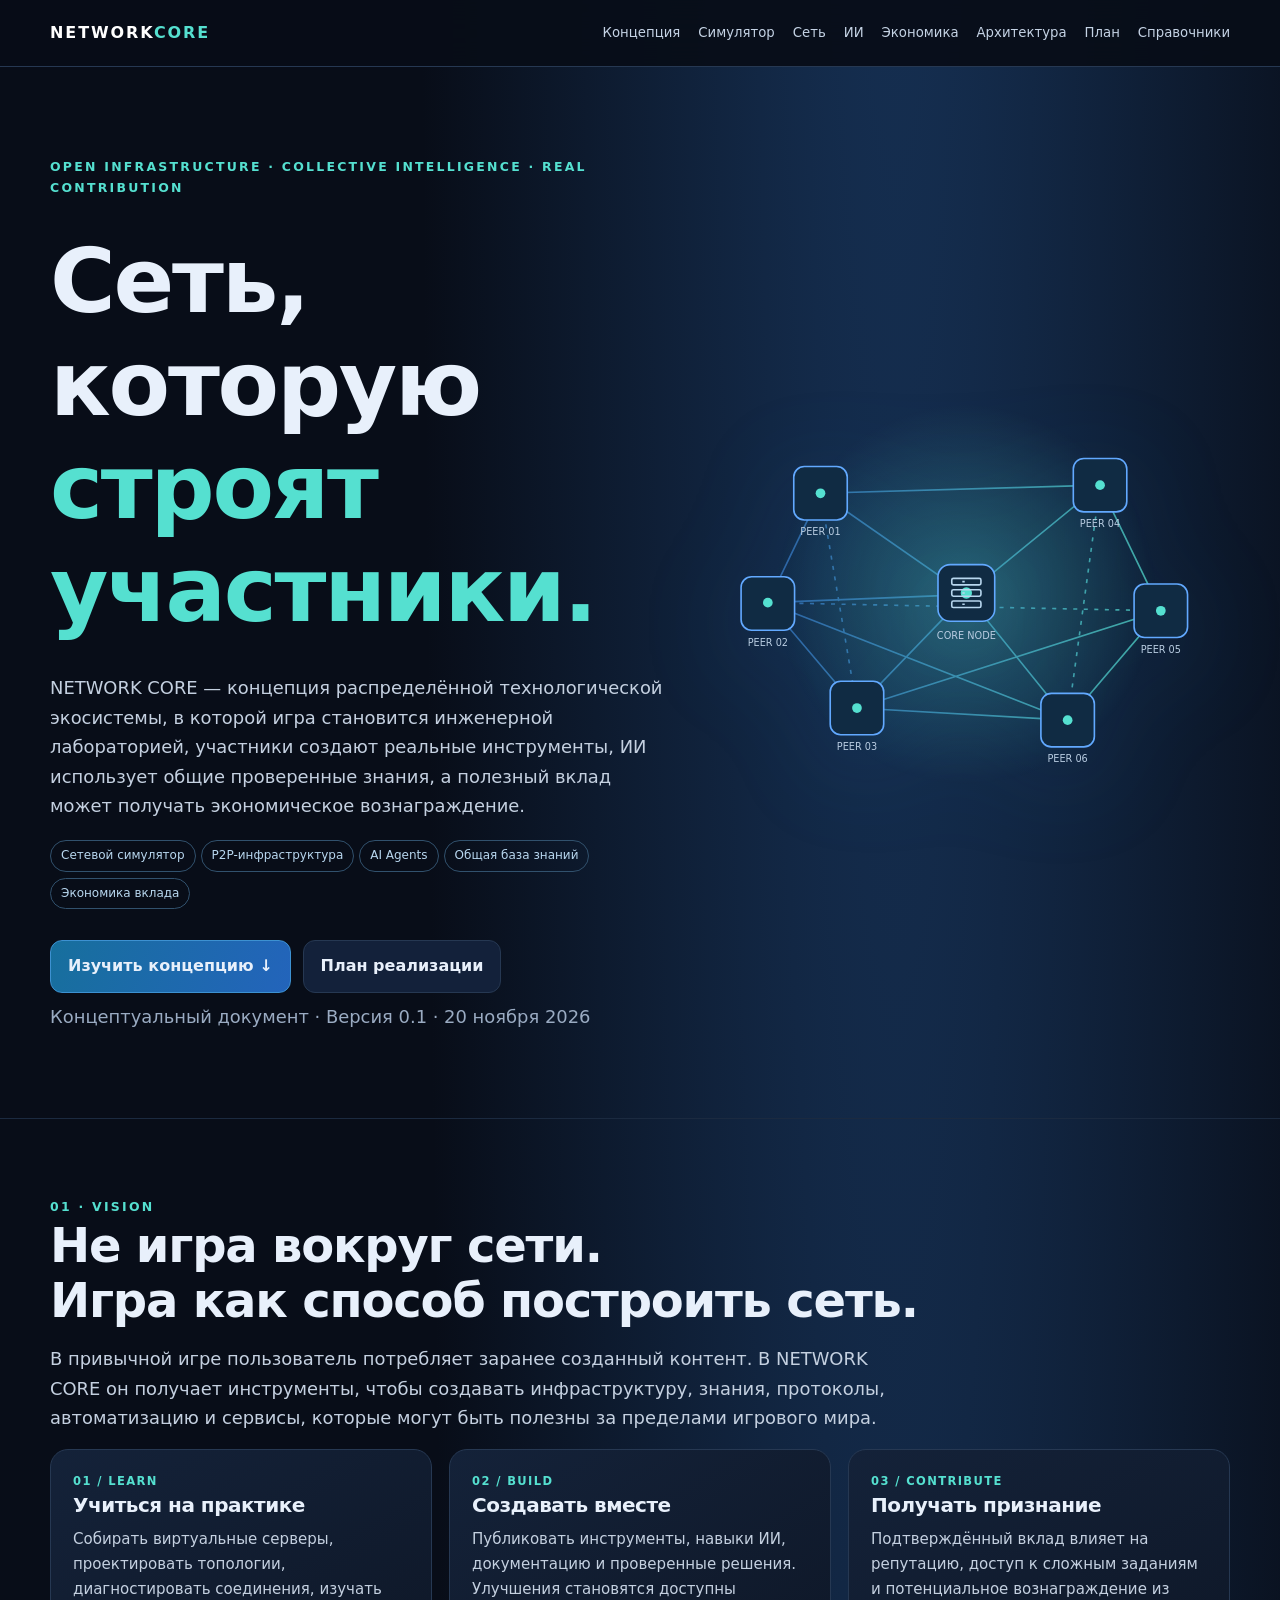
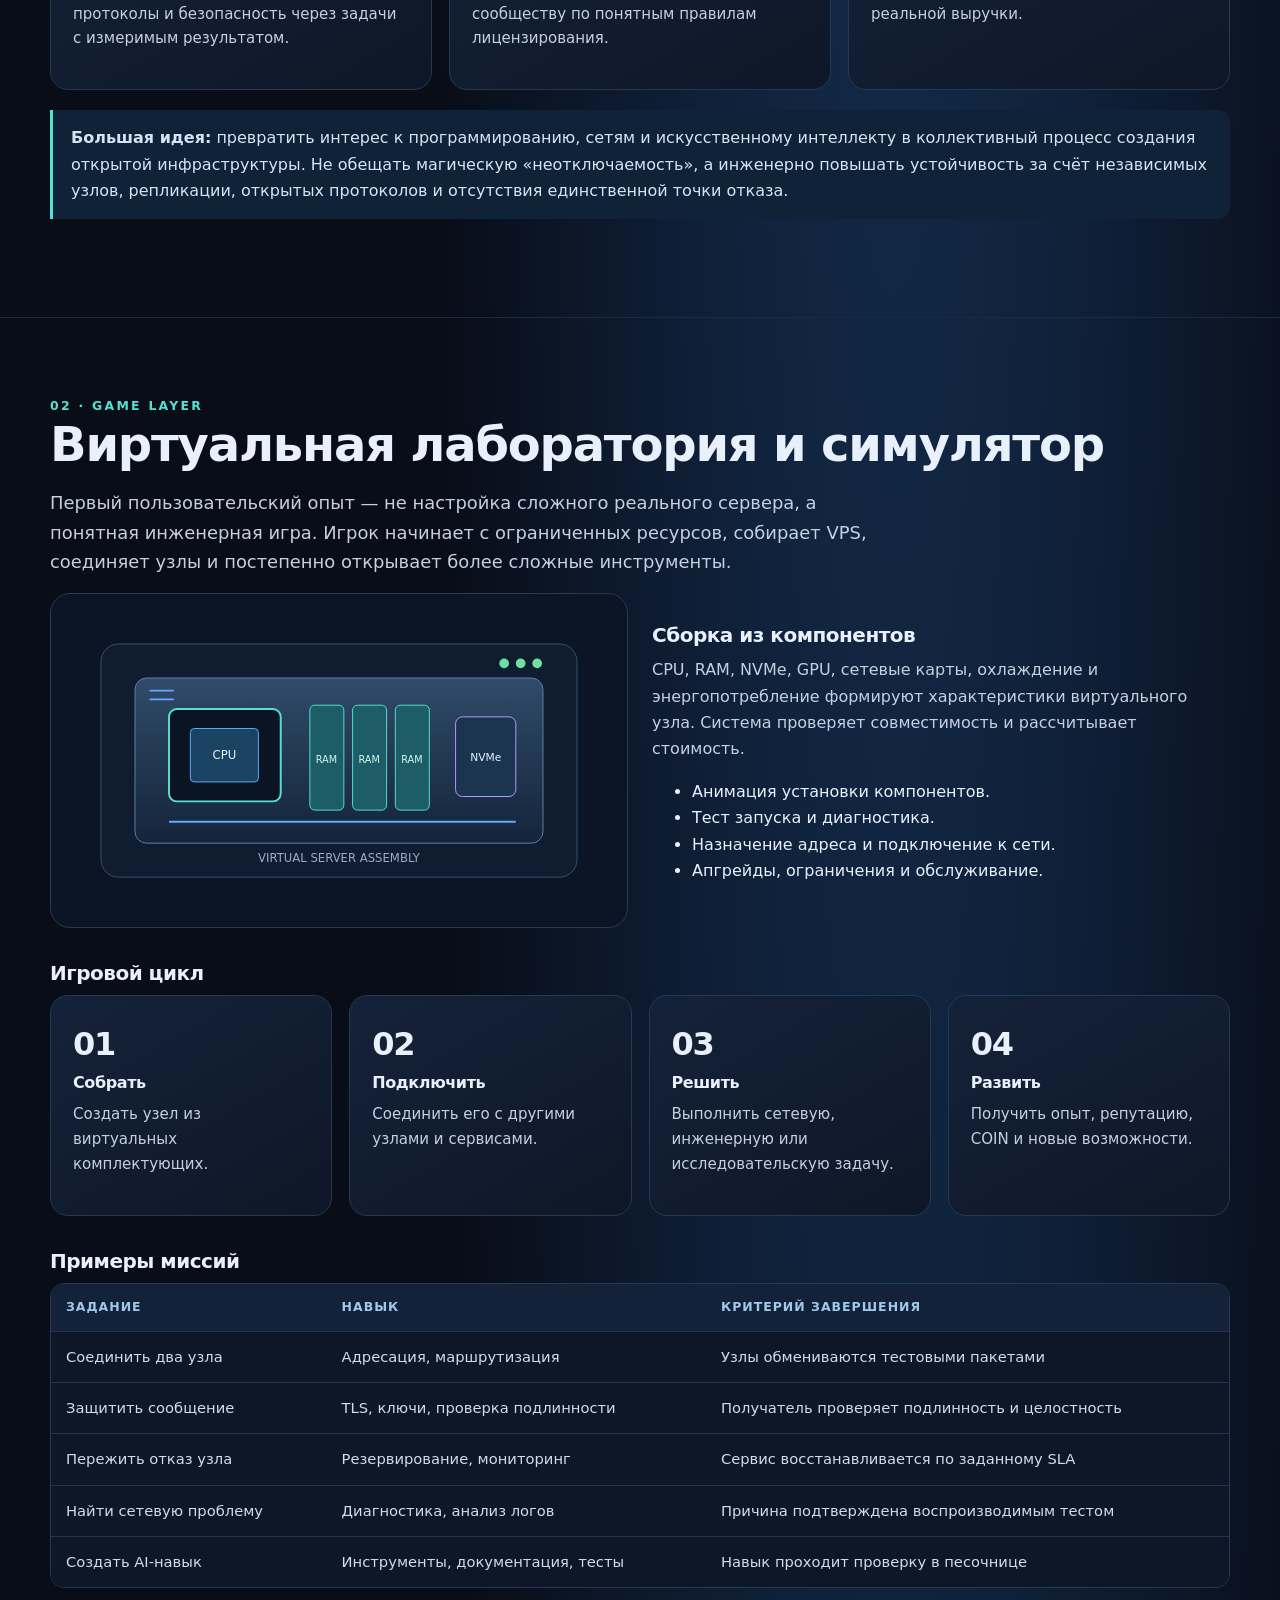
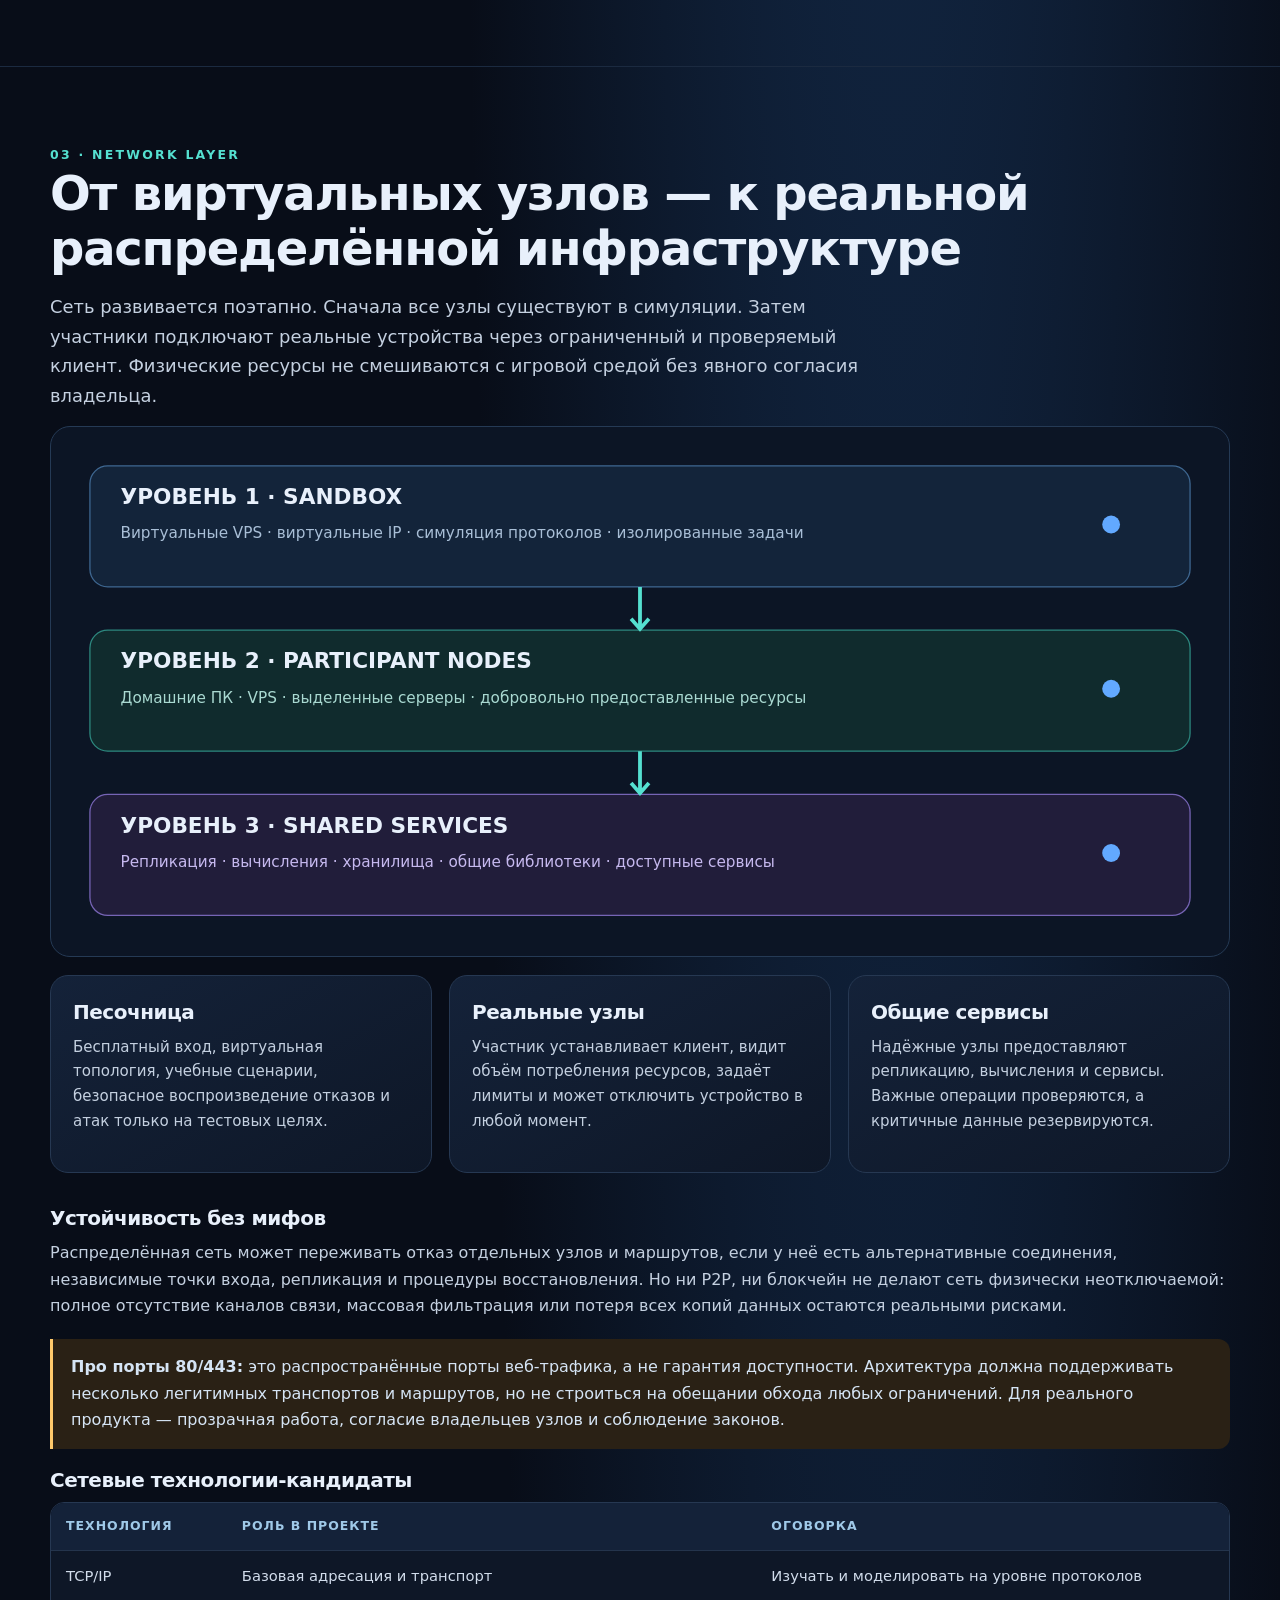
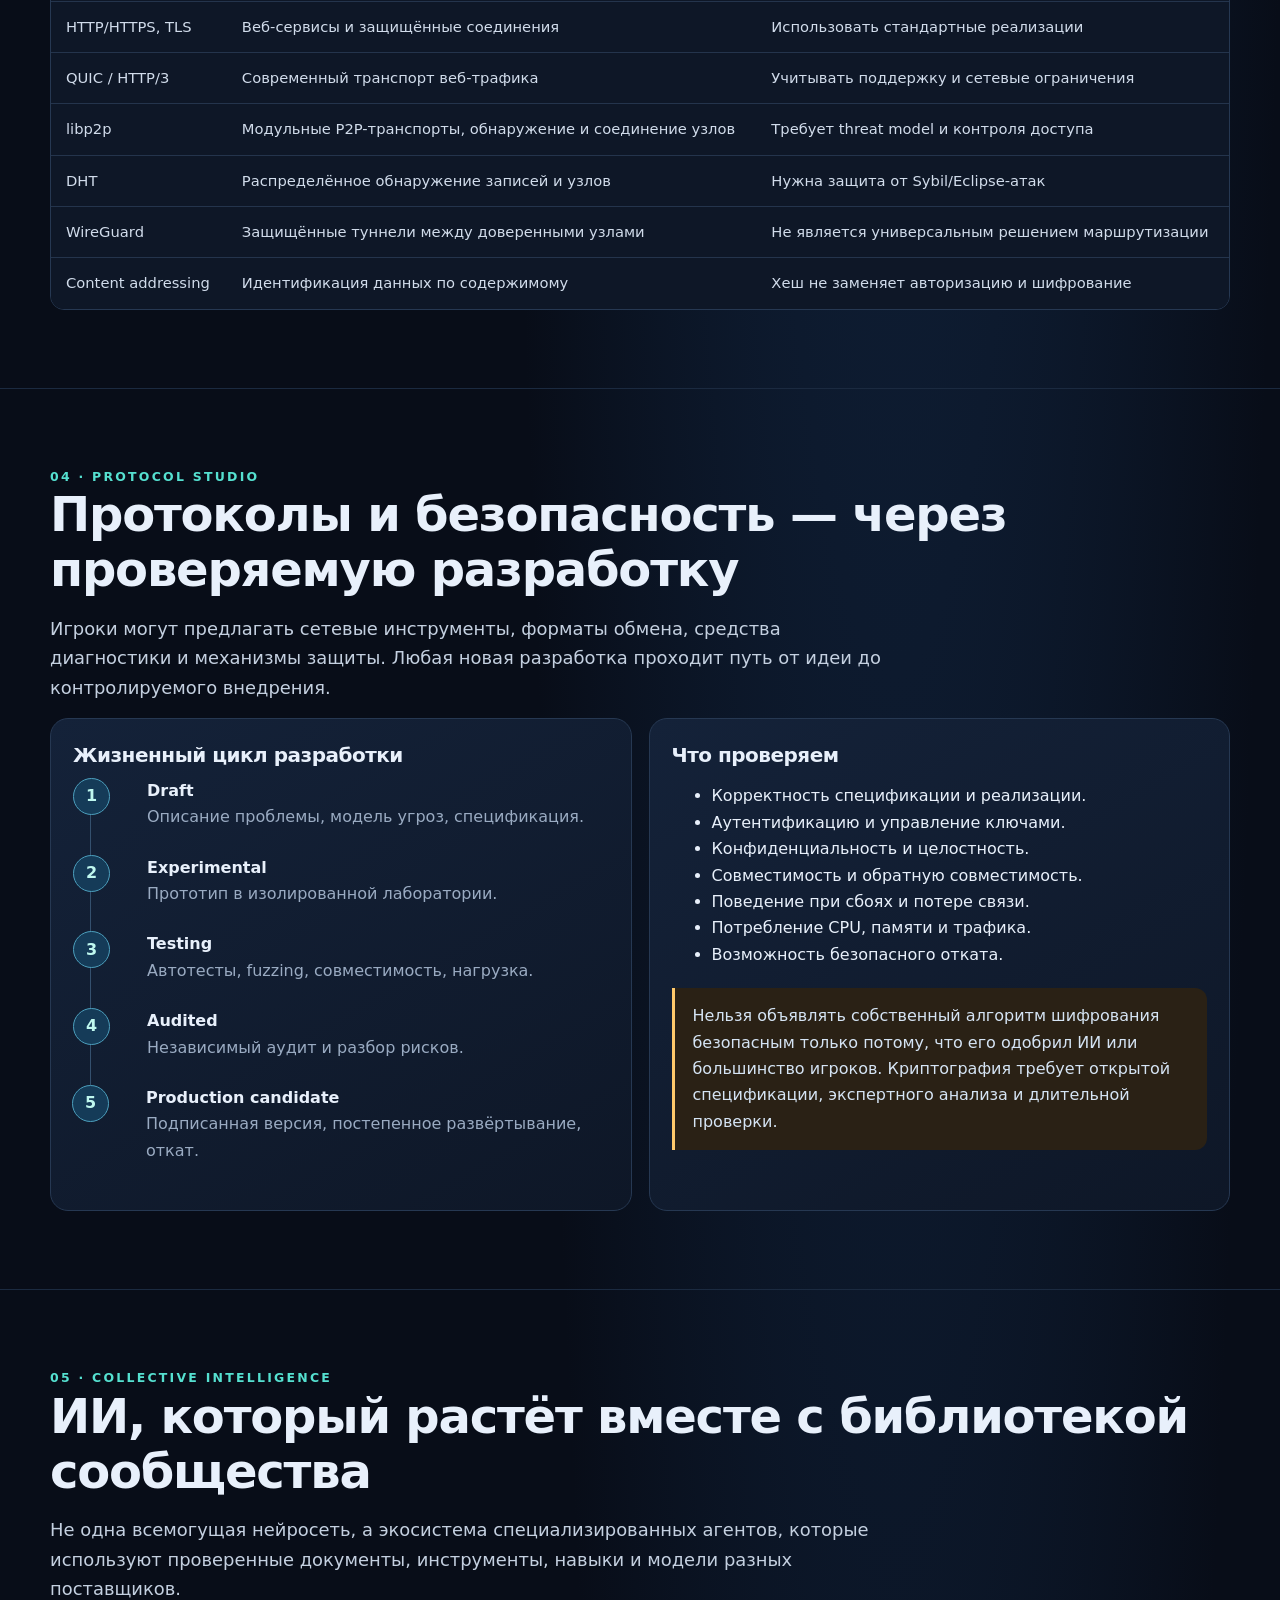
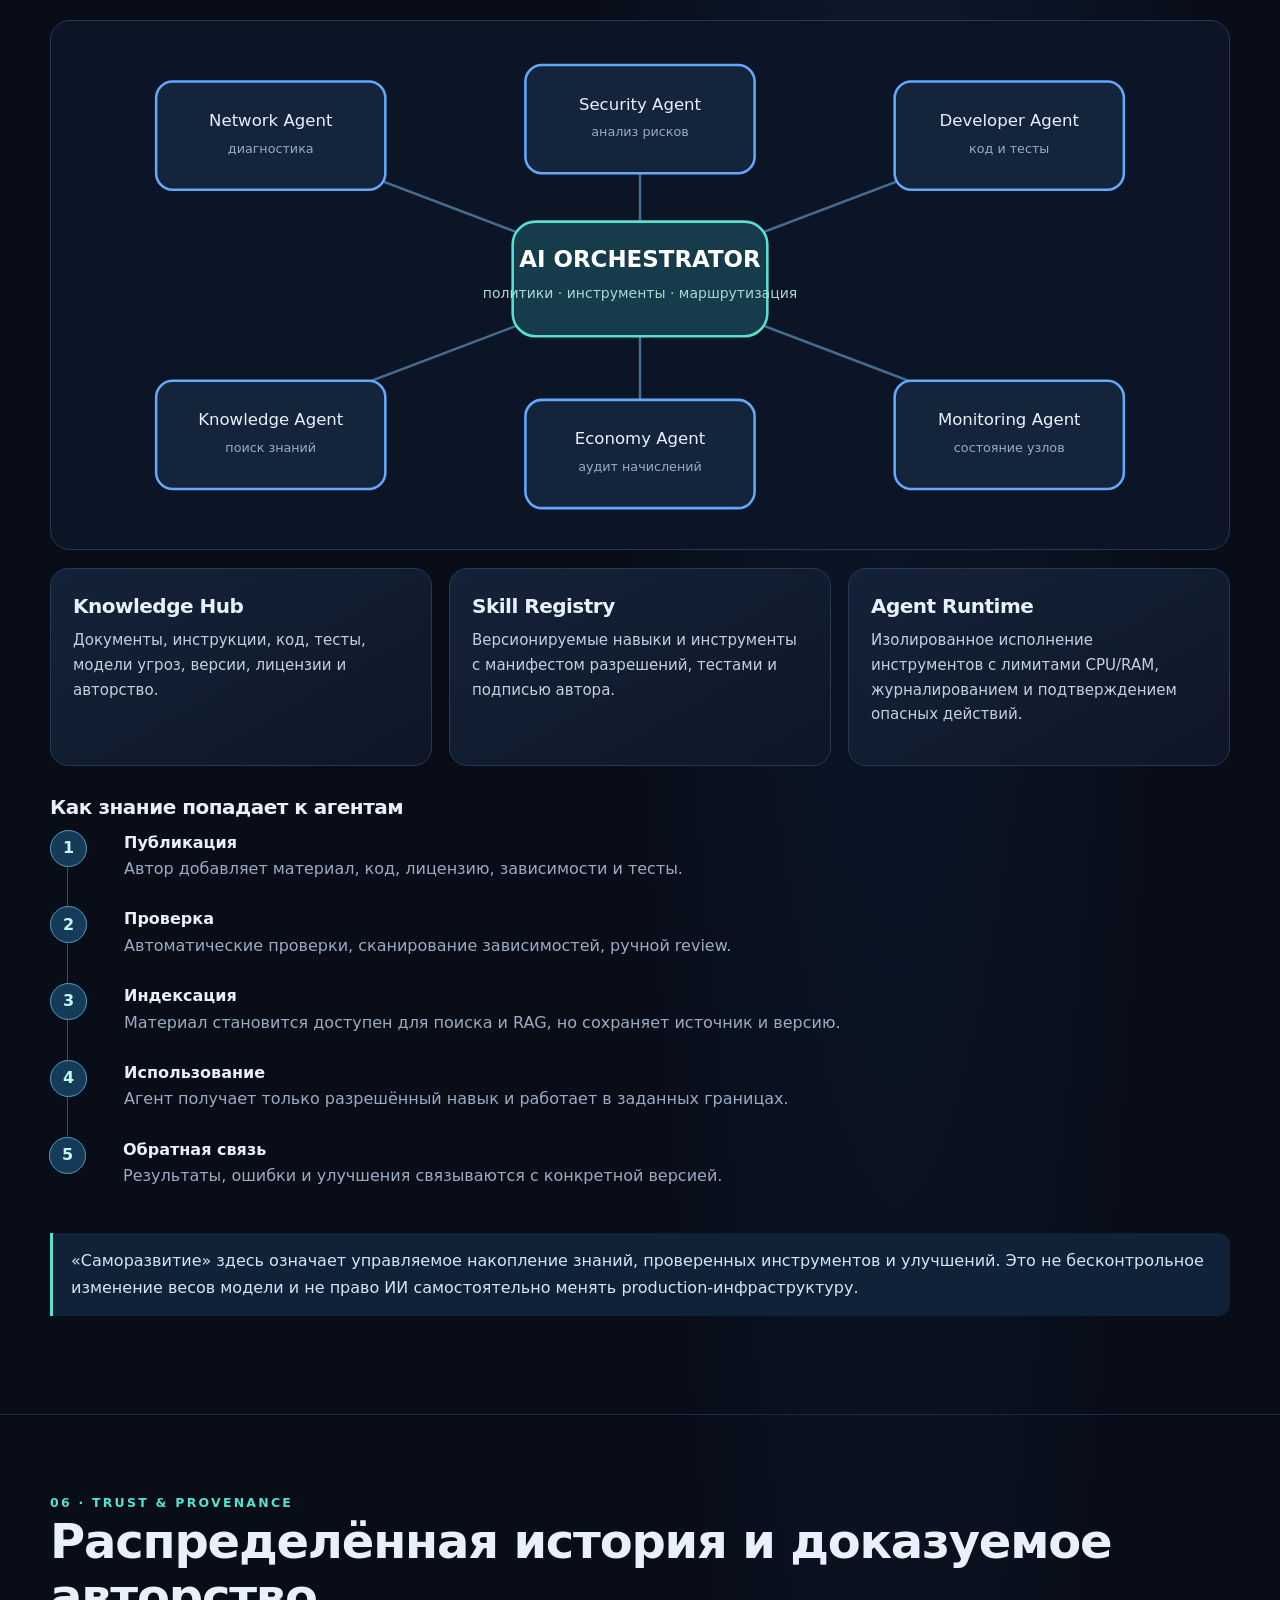
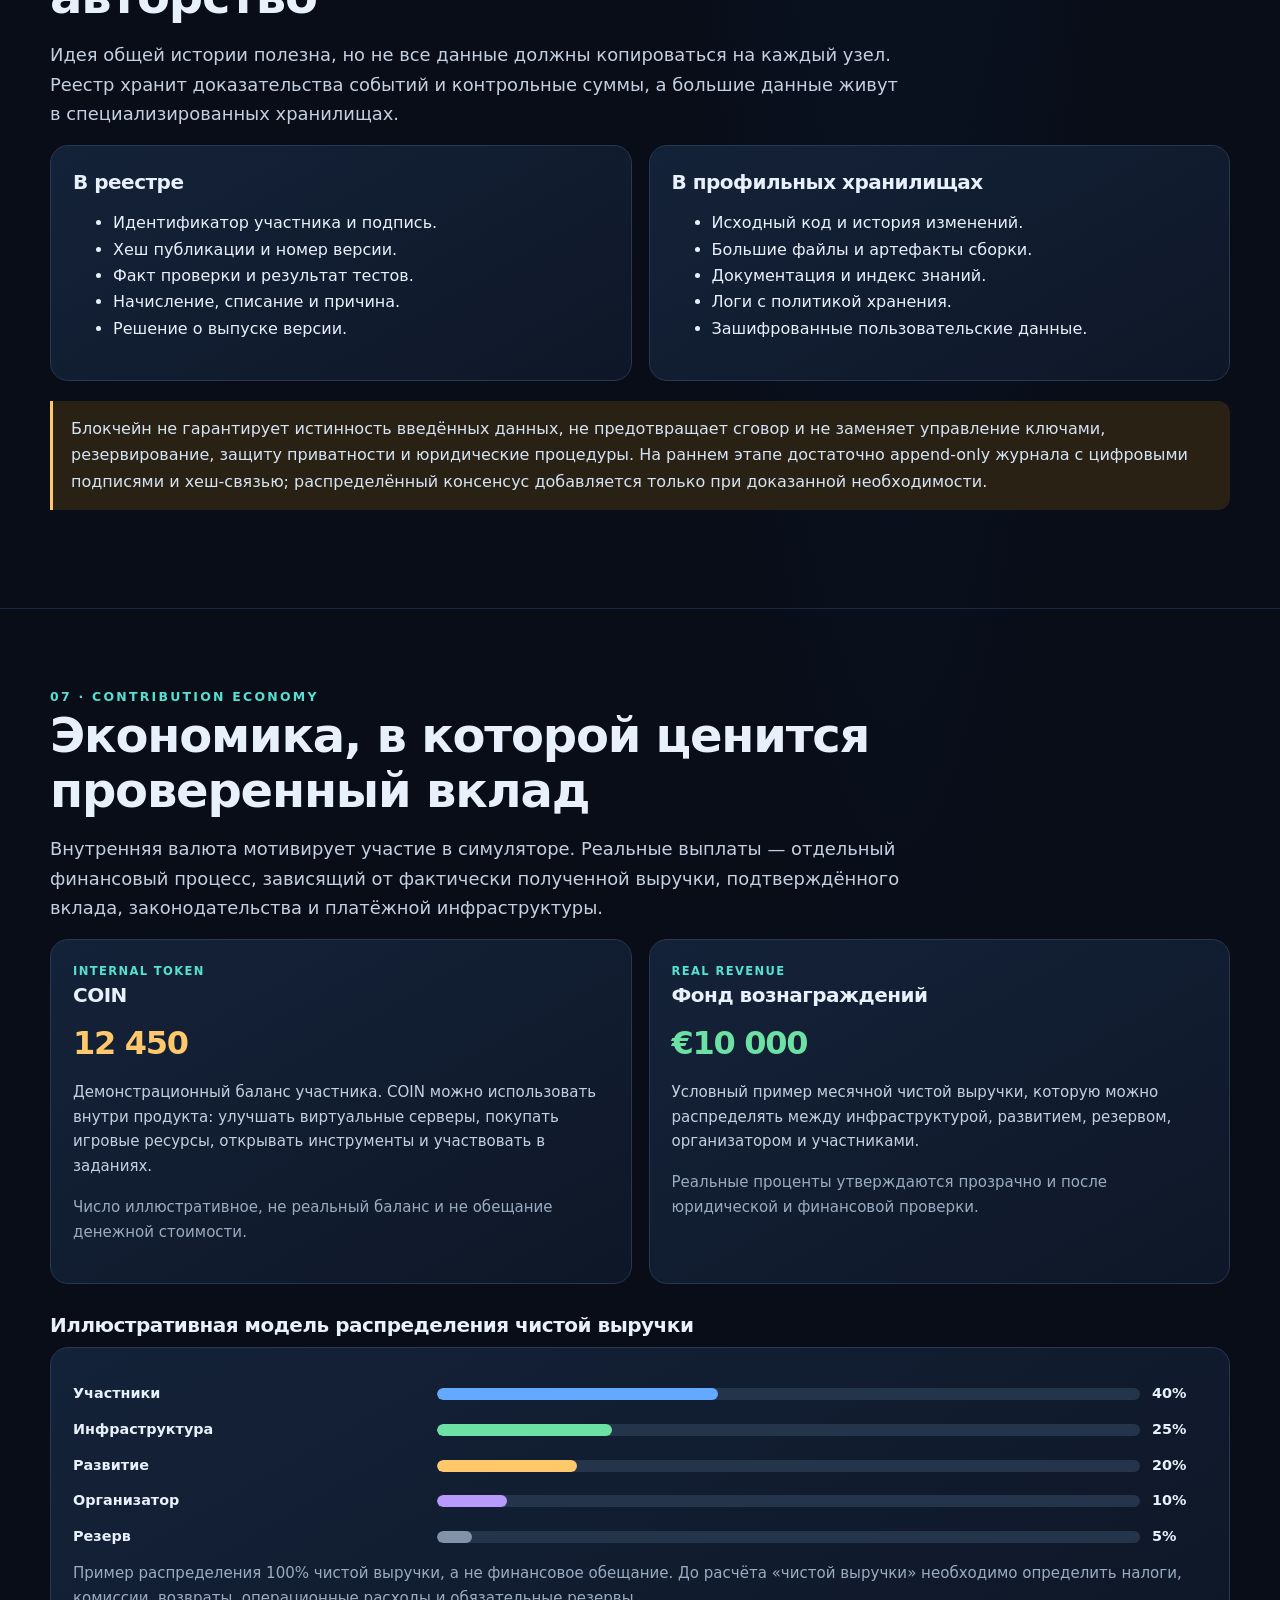
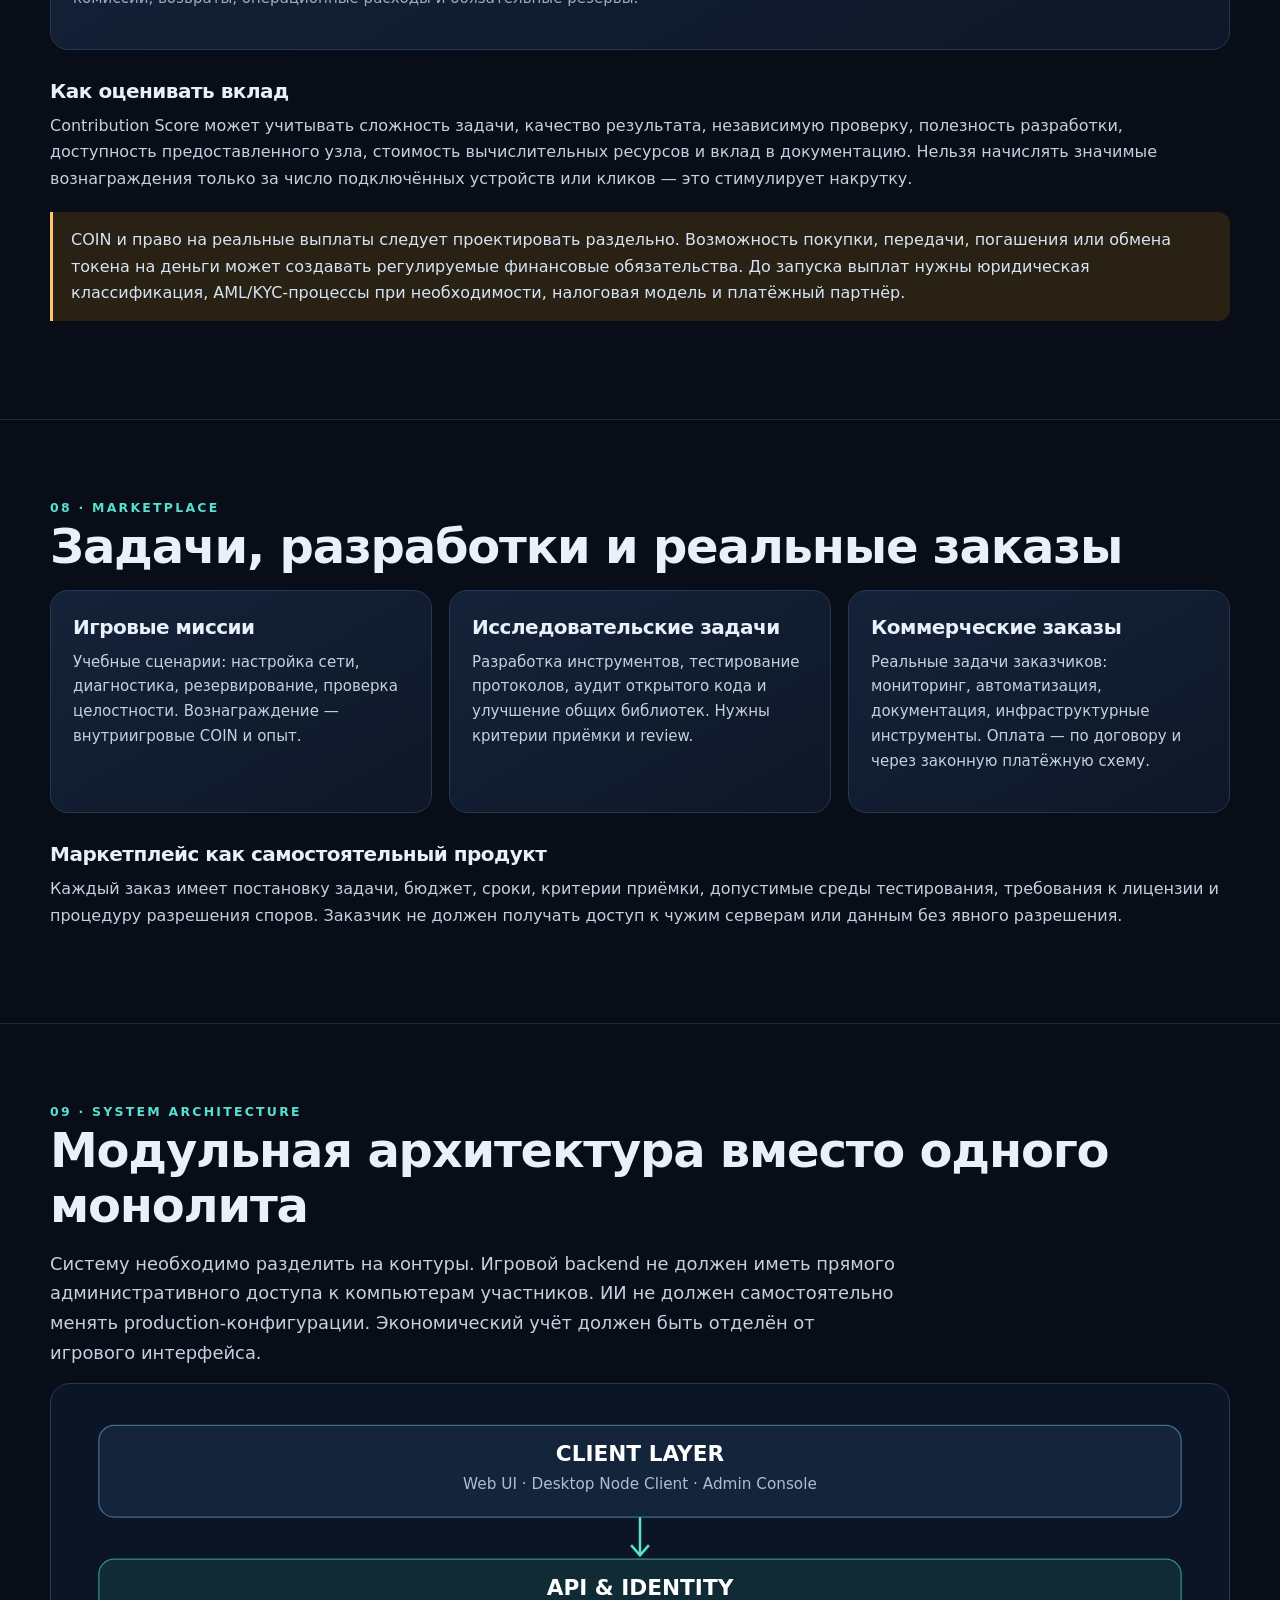
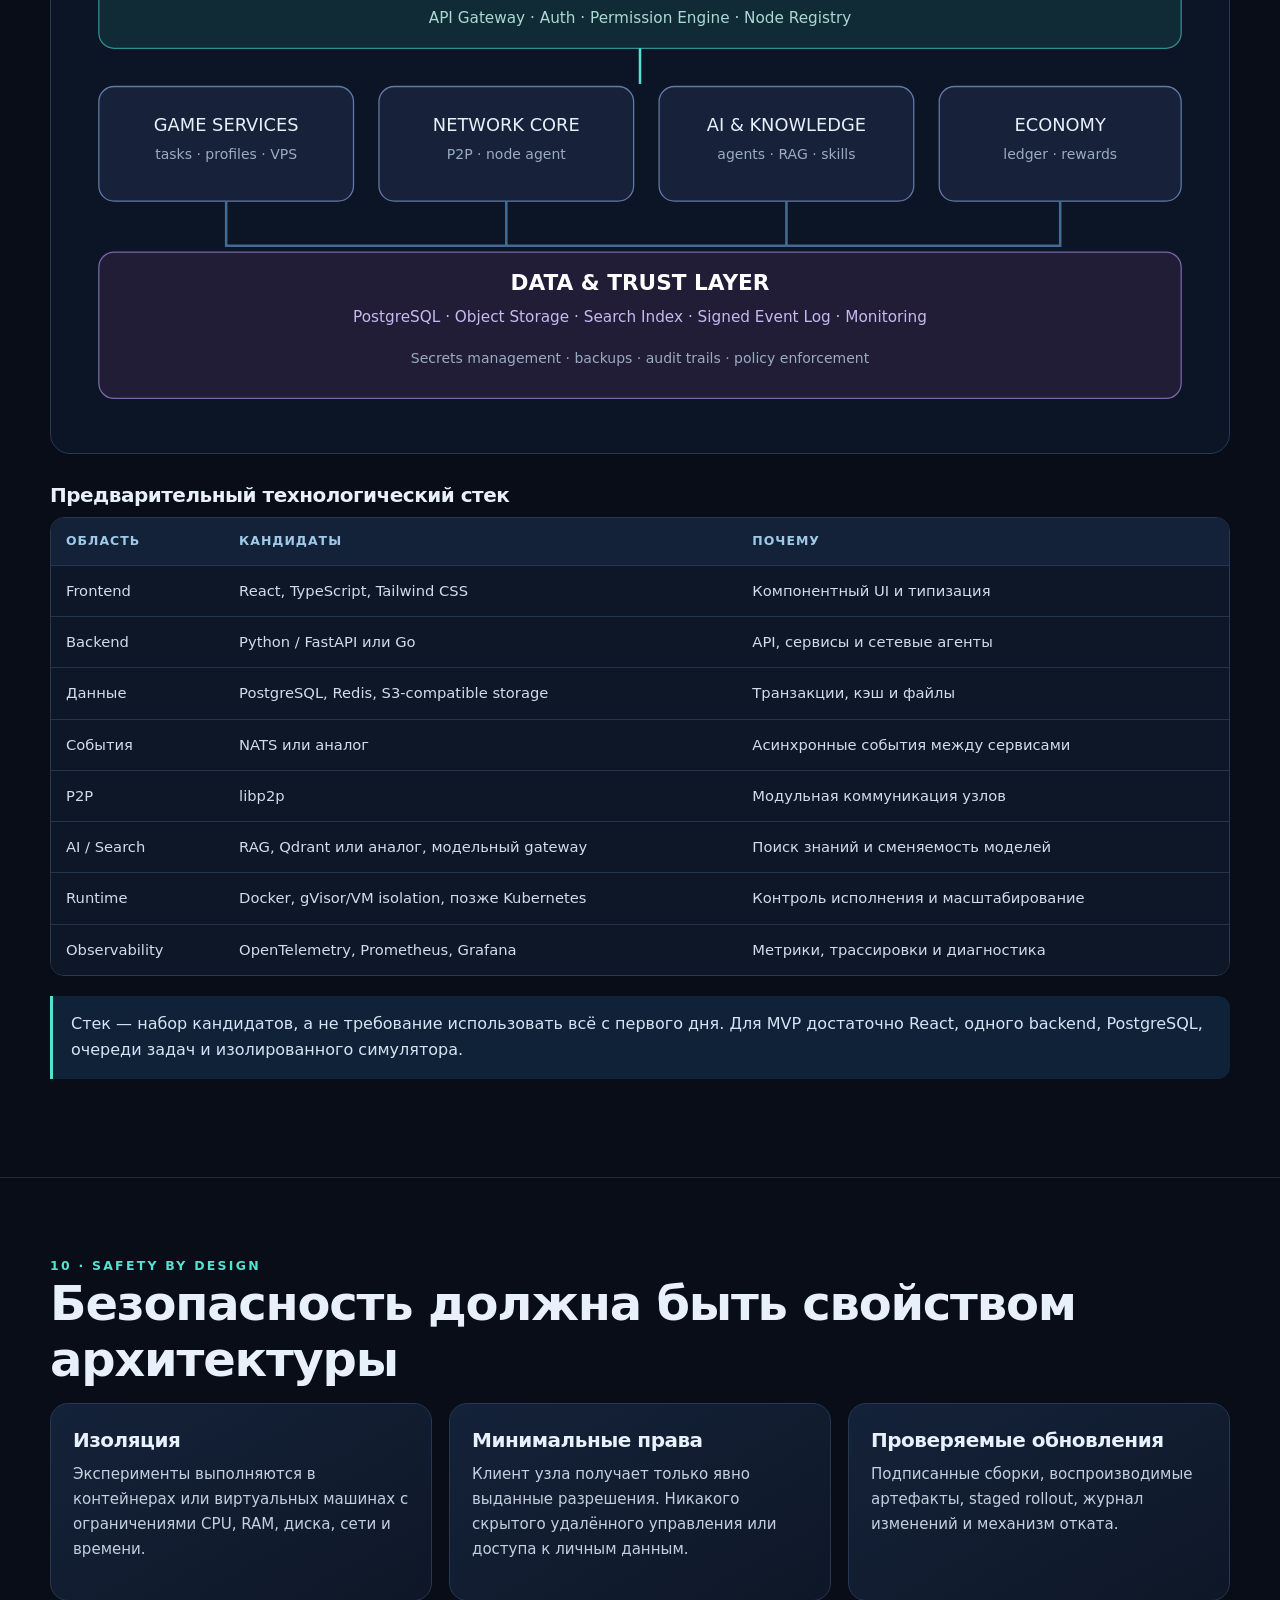
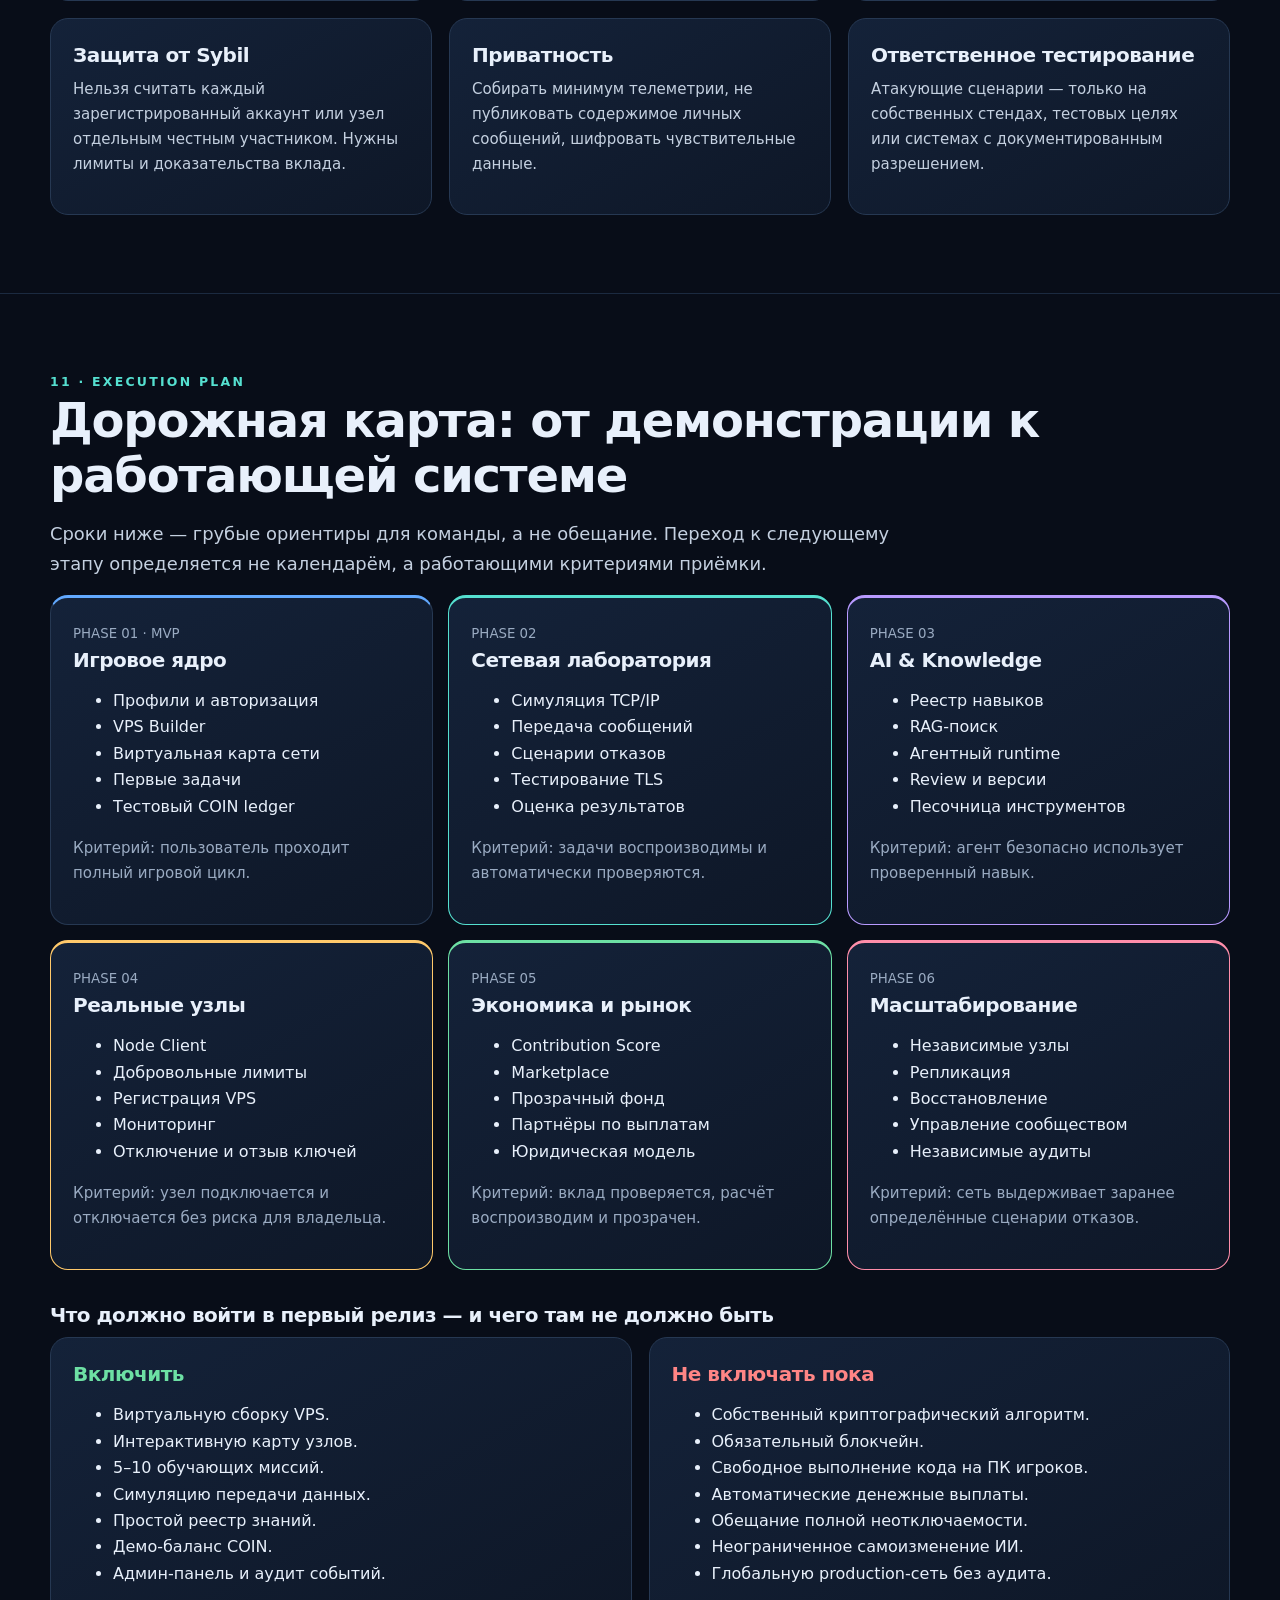
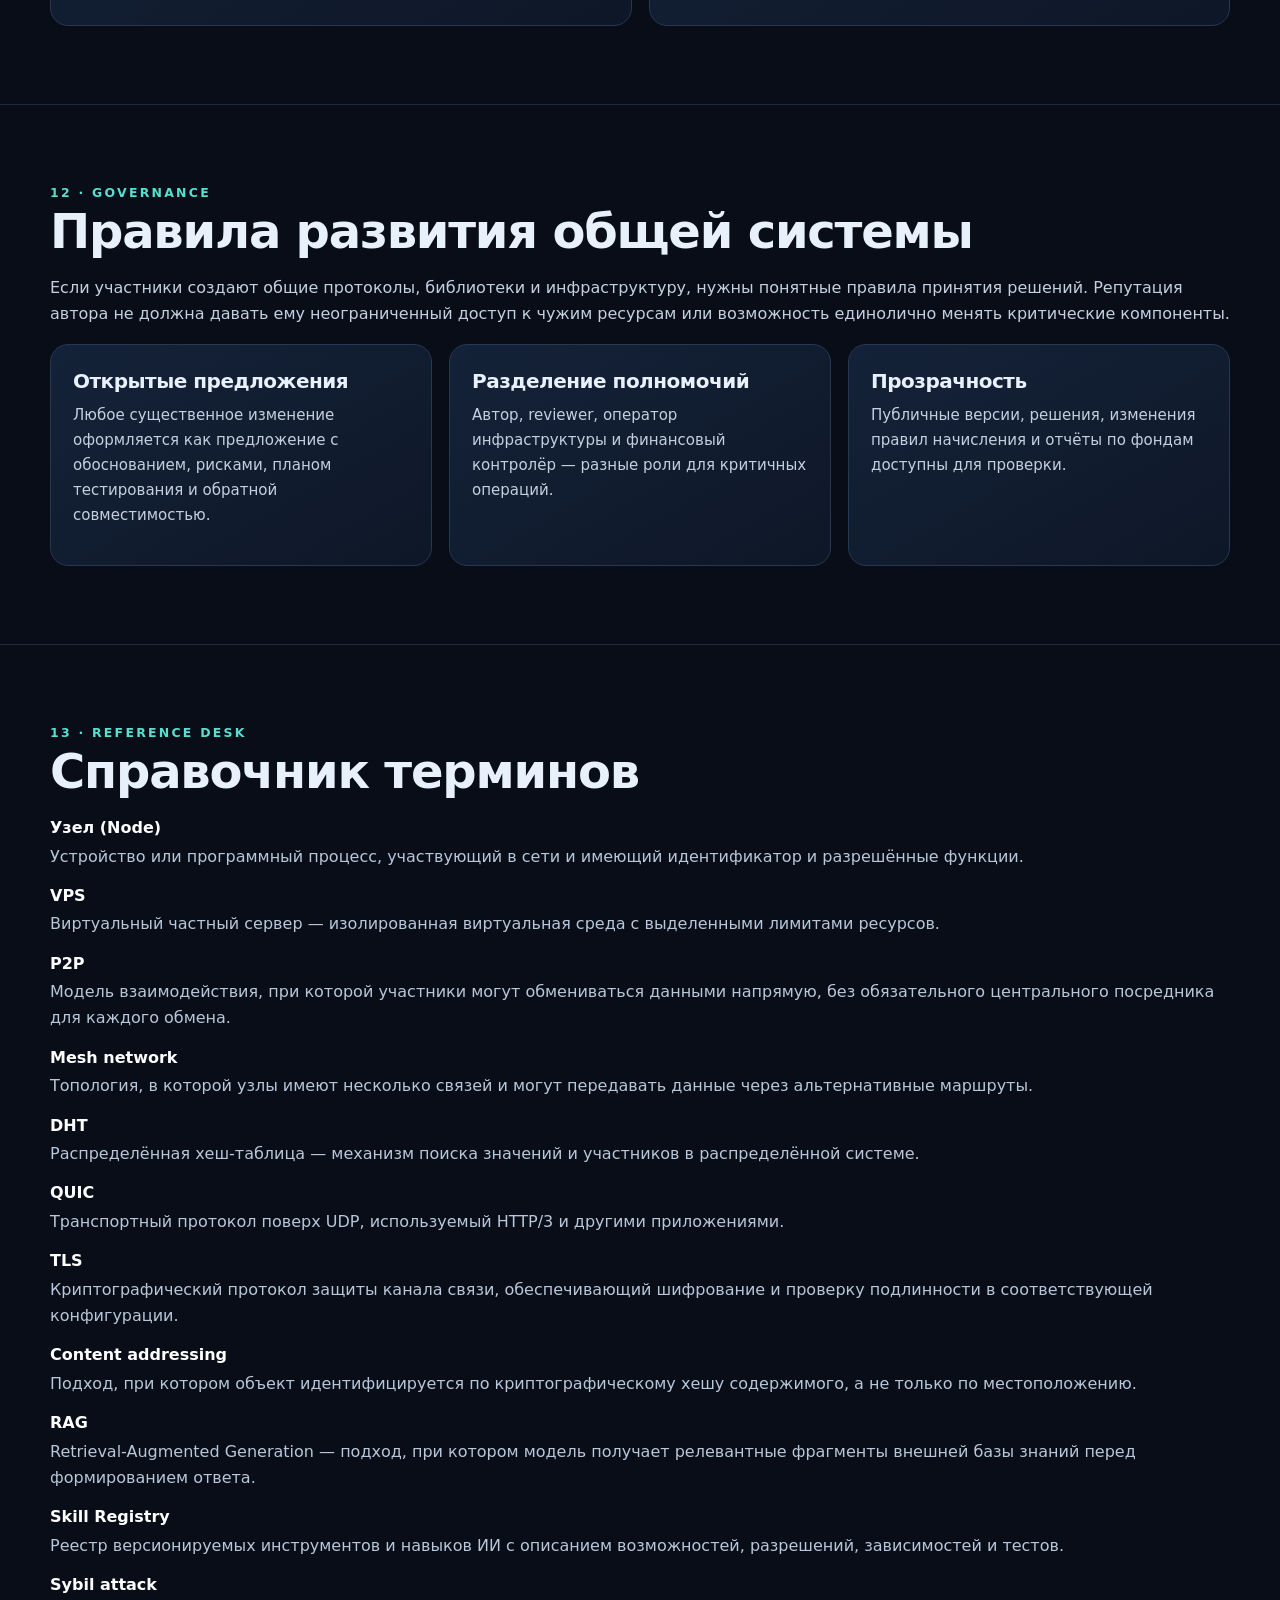
<file: public/assets/aistudio/network_core_concept_3eacf7a9.html>
<!DOCTYPE html>
<html lang="ru">
<head>
<meta charset="UTF-8">
<meta name="viewport" content="width=device-width, initial-scale=1">
<meta name="description" content="NETWORK CORE — концепция распределённой технологической экосистемы: симулятор, сеть узлов, ИИ-агенты, общие знания и экономика вклада.">
<title>NETWORK CORE — Распределённая технологическая экосистема</title>
<style>
:root{--bg:#080d18;--panel:#101a2b;--panel2:#142239;--line:#263852;--text:#e8f0fb;--muted:#9aabc2;--blue:#62a9ff;--cyan:#55e0d0;--green:#6de0a4;--gold:#ffc96b;--purple:#b89aff;--red:#ff8585;--max:1180px}
*{box-sizing:border-box}html{scroll-behavior:smooth;scroll-padding-top:88px}body{margin:0;background:radial-gradient(ellipse at 70% -10%,#17345a 0,transparent 38%),var(--bg);color:var(--text);font:16px/1.65 Inter,ui-sans-serif,system-ui,-apple-system,"Segoe UI",sans-serif}
a{color:var(--cyan);text-decoration:none}a:hover{text-decoration:underline}p{color:#c4d0e0;margin:.6rem 0 1rem}h1,h2,h3,h4{line-height:1.15;letter-spacing:-.025em}h1{font-size:clamp(2.8rem,7vw,6rem);margin:.35em 0}h2{font-size:clamp(1.8rem,4vw,3rem);margin:0 0 1rem}h3{font-size:1.25rem;margin:.2rem 0 .65rem}h4{font-size:1rem;margin:.2rem 0 .4rem}.muted{color:var(--muted)}.eyebrow{color:var(--cyan);font-size:.78rem;font-weight:800;letter-spacing:.18em;text-transform:uppercase}
.wrap{width:min(var(--max),calc(100% - 40px));margin:auto}.topbar{position:sticky;top:0;z-index:20;background:#080d18eF;border-bottom:1px solid #263852;backdrop-filter:blur(16px)}.nav{height:66px;display:flex;align-items:center;justify-content:space-between;gap:20px}.brand{font-weight:900;letter-spacing:.12em;color:#fff}.brand span{color:var(--cyan)}.navlinks{display:flex;gap:18px;overflow:auto;white-space:nowrap;font-size:.83rem}.navlinks a{color:#c5d3e5}.hero{padding:90px 0 70px;min-height:620px;display:grid;grid-template-columns:1.08fr .92fr;align-items:center;gap:35px}.hero p{font-size:1.12rem;max-width:690px}.hero-art{width:100%;filter:drop-shadow(0 20px 50px #1b83c633)}.actions{display:flex;gap:12px;flex-wrap:wrap;margin-top:28px}.btn{display:inline-flex;align-items:center;gap:9px;border:1px solid var(--line);border-radius:12px;padding:12px 17px;color:var(--text);font-weight:750;background:#13213a}.btn.primary{background:linear-gradient(110deg,#176f9d,#2364bb);border-color:#3d91d1}.pill{display:inline-block;padding:5px 10px;border:1px solid #31516d;border-radius:999px;color:#b8d7ef;font-size:.75rem;margin:3px 5px 3px 0}.section{padding:78px 0;border-top:1px solid #1b2a40}.lead{font-size:1.12rem;max-width:850px}.grid{display:grid;gap:17px}.g2{grid-template-columns:repeat(2,minmax(0,1fr))}.g3{grid-template-columns:repeat(3,minmax(0,1fr))}.g4{grid-template-columns:repeat(4,minmax(0,1fr))}.card{background:linear-gradient(150deg,#142239,#0e1727);border:1px solid var(--line);border-radius:18px;padding:22px;min-width:0}.card p{font-size:.94rem}.icon{width:42px;height:42px;color:var(--cyan);margin-bottom:12px}.visual{background:#0c1525;border:1px solid #253a55;border-radius:20px;padding:16px;overflow:hidden}.visual svg{width:100%;height:auto;display:block}.stat{font-size:2rem;font-weight:900;letter-spacing:-.04em}.statlabel{font-size:.8rem;color:var(--muted)}.tag{font-size:.72rem;color:var(--cyan);font-weight:800;letter-spacing:.12em;text-transform:uppercase}.callout{border-left:3px solid var(--cyan);padding:15px 18px;background:#102237;border-radius:0 12px 12px 0;color:#d5e4f4;margin:20px 0}.warning{border-left-color:var(--gold);background:#2a2115}.danger{border-left-color:var(--red);background:#29191f}.steps{counter-reset:step}.step{position:relative;padding:0 0 24px 56px;border-left:1px solid #34506e;margin-left:17px}.step:last-child{border:0}.step:before{counter-increment:step;content:counter(step);position:absolute;left:-18px;top:0;width:35px;height:35px;border-radius:50%;display:grid;place-items:center;background:#153b58;border:1px solid #4c9fbd;color:#bff8ef;font-weight:900}.tablewrap{overflow:auto;border:1px solid var(--line);border-radius:14px}table{border-collapse:collapse;width:100%;min-width:620px;background:#0e1727}th,td{text-align:left;padding:13px 15px;border-bottom:1px solid #24344c;vertical-align:top}th{color:#9fc9e8;font-size:.78rem;text-transform:uppercase;letter-spacing:.08em;background:#142239}td{color:#d1dceb;font-size:.92rem}tr:last-child td{border-bottom:0}.bar{height:12px;background:#24344b;border-radius:99px;overflow:hidden}.bar span{display:block;height:100%;border-radius:99px}.moneyrow{display:grid;grid-template-columns:1.5fr 3fr 55px;gap:12px;align-items:center;margin:12px 0;font-size:.9rem}.roadmap{display:grid;grid-template-columns:repeat(3,1fr);gap:15px}.phase{border-top:3px solid var(--blue)}.phase:nth-child(2){border-color:var(--cyan)}.phase:nth-child(3){border-color:var(--purple)}.phase:nth-child(4){border-color:var(--gold)}.phase:nth-child(5){border-color:var(--green)}.phase:nth-child(6){border-color:#ff8eaa}.phase small{color:var(--muted)}.glossary dt{color:#fff;font-weight:800;margin-top:13px}.glossary dd{margin:2px 0 8px 0;color:#b8c7d9}.refs li{margin:10px 0;color:#c5d3e5}.refs a{font-weight:700}.footer{padding:45px 0;border-top:1px solid var(--line);color:var(--muted);font-size:.85rem}.toc{display:flex;flex-wrap:wrap;gap:8px;margin-top:24px}.toc a{padding:7px 10px;border-radius:9px;background:#142239;border:1px solid #293e5a;font-size:.82rem}.mini{font-size:.78rem;color:var(--muted)}.split{display:grid;grid-template-columns:1fr 1fr;gap:24px;align-items:center}.metricline{display:flex;gap:12px;align-items:center;margin:10px 0}.metricline b{min-width:100px}.code{font-family:ui-monospace,SFMono-Regular,Consolas,monospace;color:#9de8d9;background:#0a1220;padding:2px 5px;border-radius:5px;font-size:.9em}
@media(max-width:850px){.hero{grid-template-columns:1fr;padding-top:65px}.hero-art{max-width:650px;margin:auto}.g4{grid-template-columns:repeat(2,1fr)}.g3{grid-template-columns:repeat(2,1fr)}.roadmap{grid-template-columns:repeat(2,1fr)}.split{grid-template-columns:1fr}.navlinks{display:none}}
@media(max-width:560px){.wrap{width:min(100% - 28px,var(--max))}.section{padding:55px 0}.g2,.g3,.g4,.roadmap{grid-template-columns:1fr}.hero{min-height:0;padding:55px 0}.moneyrow{grid-template-columns:1fr 2fr 42px}.card{padding:18px}}
@media print{body{background:#fff;color:#111}.topbar,.actions{display:none}.card,.visual,.tablewrap{break-inside:avoid;background:#fff;color:#111;border-color:#aaa}p,td,dd,.muted{color:#333}.section{break-before:page}a{color:#0645ad}}
</style>
</head>
<body>
<header class="topbar"><div class="wrap nav"><a class="brand" href="#top">NETWORK<span>CORE</span></a><nav class="navlinks"><a href="#vision">Концепция</a><a href="#game">Симулятор</a><a href="#network">Сеть</a><a href="#ai">ИИ</a><a href="#economy">Экономика</a><a href="#architecture">Архитектура</a><a href="#roadmap">План</a><a href="#references">Справочники</a></nav></div></header>
<main id="top">
<section class="wrap hero">
<div>
<div class="eyebrow">Open infrastructure · Collective intelligence · Real contribution</div>
<h1>Сеть, которую<br><span style="color:var(--cyan)">строят участники.</span></h1>
<p>NETWORK CORE — концепция распределённой технологической экосистемы, в которой игра становится инженерной лабораторией, участники создают реальные инструменты, ИИ использует общие проверенные знания, а полезный вклад может получать экономическое вознаграждение.</p>
<div><span class="pill">Сетевой симулятор</span><span class="pill">P2P-инфраструктура</span><span class="pill">AI Agents</span><span class="pill">Общая база знаний</span><span class="pill">Экономика вклада</span></div>
<div class="actions"><a class="btn primary" href="#vision">Изучить концепцию ↓</a><a class="btn" href="#roadmap">План реализации</a></div>
<p class="mini">Концептуальный документ · Версия 0.1 · 20 ноября 2026</p>
</div>
<div class="hero-art">
<svg viewBox="0 0 650 510" role="img" aria-label="Иллюстрация глобальной сети серверных узлов">
<defs><radialGradient id="glow"><stop stop-color="#55e0d0" stop-opacity=".3"/><stop offset="1" stop-color="#55e0d0" stop-opacity="0"/></radialGradient><linearGradient id="wire"><stop stop-color="#3778c9"/><stop offset="1" stop-color="#55e0d0"/></linearGradient></defs>
<circle cx="325" cy="250" r="235" fill="url(#glow)"/>
<g fill="none" stroke="url(#wire)" stroke-width="2" opacity=".72">
<path d="M325 250 145 125 80 260 190 390 325 250 490 115 565 270 450 405 325 250 145 125 490 115 565 270 190 390 450 405 80 260 325 250"/>
<path d="M145 125 190 390M490 115 450 405M80 260 565 270" stroke-dasharray="5 8"/>
</g>
<g fill="#102b43" stroke="#62a9ff" stroke-width="2">
<rect x="290" y="213" width="70" height="70" rx="15"/><rect x="112" y="92" width="66" height="66" rx="13"/><rect x="47" y="228" width="66" height="66" rx="13"/><rect x="157" y="357" width="66" height="66" rx="13"/><rect x="457" y="82" width="66" height="66" rx="13"/><rect x="532" y="237" width="66" height="66" rx="13"/><rect x="417" y="372" width="66" height="66" rx="13"/>
</g>
<g fill="#55e0d0"><circle cx="325" cy="248" r="7"/><circle cx="145" cy="125" r="6"/><circle cx="80" cy="260" r="6"/><circle cx="190" cy="390" r="6"/><circle cx="490" cy="115" r="6"/><circle cx="565" cy="270" r="6"/><circle cx="450" cy="405" r="6"/></g>
<g stroke="#b8d7ef" stroke-width="2" fill="none"><rect x="307" y="230" width="36" height="8" rx="2"/><rect x="307" y="244" width="36" height="8" rx="2"/><rect x="307" y="258" width="36" height="8" rx="2"/><path d="M320 234h3m-3 14h3m-3 14h3"/></g>
<g font-family="system-ui" font-size="12" fill="#b8cce1"><text x="325" y="305" text-anchor="middle">CORE NODE</text><text x="145" y="177" text-anchor="middle">PEER 01</text><text x="80" y="313" text-anchor="middle">PEER 02</text><text x="190" y="442" text-anchor="middle">PEER 03</text><text x="490" y="167" text-anchor="middle">PEER 04</text><text x="565" y="322" text-anchor="middle">PEER 05</text><text x="450" y="457" text-anchor="middle">PEER 06</text></g>
</svg>
</div>
</section>

<section class="section" id="vision"><div class="wrap">
<div class="eyebrow">01 · Vision</div><h2>Не игра вокруг сети.<br>Игра как способ построить сеть.</h2>
<p class="lead">В привычной игре пользователь потребляет заранее созданный контент. В NETWORK CORE он получает инструменты, чтобы создавать инфраструктуру, знания, протоколы, автоматизацию и сервисы, которые могут быть полезны за пределами игрового мира.</p>
<div class="grid g3">
<div class="card"><div class="tag">01 / Learn</div><h3>Учиться на практике</h3><p>Собирать виртуальные серверы, проектировать топологии, диагностировать соединения, изучать протоколы и безопасность через задачи с измеримым результатом.</p></div>
<div class="card"><div class="tag">02 / Build</div><h3>Создавать вместе</h3><p>Публиковать инструменты, навыки ИИ, документацию и проверенные решения. Улучшения становятся доступны сообществу по понятным правилам лицензирования.</p></div>
<div class="card"><div class="tag">03 / Contribute</div><h3>Получать признание</h3><p>Подтверждённый вклад влияет на репутацию, доступ к сложным заданиям и потенциальное вознаграждение из реальной выручки.</p></div>
</div>
<div class="callout"><b>Большая идея:</b> превратить интерес к программированию, сетям и искусственному интеллекту в коллективный процесс создания открытой инфраструктуры. Не обещать магическую «неотключаемость», а инженерно повышать устойчивость за счёт независимых узлов, репликации, открытых протоколов и отсутствия единственной точки отказа.</div>
</div></section>

<section class="section" id="game"><div class="wrap">
<div class="eyebrow">02 · Game layer</div><h2>Виртуальная лаборатория и симулятор</h2>
<p class="lead">Первый пользовательский опыт — не настройка сложного реального сервера, а понятная инженерная игра. Игрок начинает с ограниченных ресурсов, собирает VPS, соединяет узлы и постепенно открывает более сложные инструменты.</p>
<div class="split">
<div class="visual">
<svg viewBox="0 0 560 310" role="img" aria-label="Сборка виртуального сервера из комплектующих">
<defs><linearGradient id="metal" x2="0" y2="1"><stop stop-color="#304b69"/><stop offset="1" stop-color="#14243a"/></linearGradient></defs>
<rect x="35" y="35" width="490" height="240" rx="18" fill="#101d30" stroke="#35516f"/>
<rect x="70" y="70" width="420" height="170" rx="12" fill="url(#metal)" stroke="#5d83a8"/>
<rect x="105" y="102" width="115" height="95" rx="8" fill="#0b1422" stroke="#55e0d0" stroke-width="2"/>
<rect x="127" y="122" width="70" height="55" rx="4" fill="#1a4461" stroke="#62a9ff"/><text x="162" y="153" text-anchor="middle" font-size="12" fill="#e8f0fb">CPU</text>
<g fill="#1c5d67" stroke="#55e0d0"><rect x="250" y="98" width="35" height="108" rx="5"/><rect x="294" y="98" width="35" height="108" rx="5"/><rect x="338" y="98" width="35" height="108" rx="5"/></g>
<g fill="#d2f9ef" font-size="10" text-anchor="middle"><text x="267" y="158">RAM</text><text x="311" y="158">RAM</text><text x="355" y="158">RAM</text></g>
<rect x="400" y="110" width="62" height="82" rx="7" fill="#1b3550" stroke="#b89aff"/><text x="431" y="155" text-anchor="middle" fill="#e8f0fb" font-size="11">NVMe</text>
<g stroke="#62a9ff" stroke-width="2" fill="none"><path d="M105 218h357M85 83h25M85 92h25"/></g>
<g fill="#6de0a4"><circle cx="450" cy="55" r="5"/><circle cx="467" cy="55" r="5"/><circle cx="484" cy="55" r="5"/></g>
<text x="280" y="259" text-anchor="middle" fill="#9aabc2" font-size="12">VIRTUAL SERVER ASSEMBLY</text>
</svg>
</div>
<div>
<h3>Сборка из компонентов</h3>
<p>CPU, RAM, NVMe, GPU, сетевые карты, охлаждение и энергопотребление формируют характеристики виртуального узла. Система проверяет совместимость и рассчитывает стоимость.</p>
<ul><li>Анимация установки компонентов.</li><li>Тест запуска и диагностика.</li><li>Назначение адреса и подключение к сети.</li><li>Апгрейды, ограничения и обслуживание.</li></ul>
</div>
</div>
<h3 style="margin-top:34px">Игровой цикл</h3>
<div class="grid g4">
<div class="card"><div class="stat">01</div><h4>Собрать</h4><p>Создать узел из виртуальных комплектующих.</p></div>
<div class="card"><div class="stat">02</div><h4>Подключить</h4><p>Соединить его с другими узлами и сервисами.</p></div>
<div class="card"><div class="stat">03</div><h4>Решить</h4><p>Выполнить сетевую, инженерную или исследовательскую задачу.</p></div>
<div class="card"><div class="stat">04</div><h4>Развить</h4><p>Получить опыт, репутацию, COIN и новые возможности.</p></div>
</div>
<h3 style="margin-top:34px">Примеры миссий</h3>
<div class="tablewrap"><table><thead><tr><th>Задание</th><th>Навык</th><th>Критерий завершения</th></tr></thead><tbody>
<tr><td>Соединить два узла</td><td>Адресация, маршрутизация</td><td>Узлы обмениваются тестовыми пакетами</td></tr>
<tr><td>Защитить сообщение</td><td>TLS, ключи, проверка подлинности</td><td>Получатель проверяет подлинность и целостность</td></tr>
<tr><td>Пережить отказ узла</td><td>Резервирование, мониторинг</td><td>Сервис восстанавливается по заданному SLA</td></tr>
<tr><td>Найти сетевую проблему</td><td>Диагностика, анализ логов</td><td>Причина подтверждена воспроизводимым тестом</td></tr>
<tr><td>Создать AI-навык</td><td>Инструменты, документация, тесты</td><td>Навык проходит проверку в песочнице</td></tr>
</tbody></table></div>
</div></section>

<section class="section" id="network"><div class="wrap">
<div class="eyebrow">03 · Network layer</div><h2>От виртуальных узлов — к реальной распределённой инфраструктуре</h2>
<p class="lead">Сеть развивается поэтапно. Сначала все узлы существуют в симуляции. Затем участники подключают реальные устройства через ограниченный и проверяемый клиент. Физические ресурсы не смешиваются с игровой средой без явного согласия владельца.</p>
<div class="visual">
<svg viewBox="0 0 900 390" role="img" aria-label="Три уровня архитектуры сети">
<rect x="18" y="18" width="864" height="95" rx="14" fill="#13243a" stroke="#3e6791"/><rect x="18" y="147" width="864" height="95" rx="14" fill="#102b2d" stroke="#2d887f"/><rect x="18" y="276" width="864" height="95" rx="14" fill="#211d3a" stroke="#7664b5"/>
<g font-family="system-ui" fill="#e8f0fb"><text x="42" y="48" font-size="17" font-weight="700">УРОВЕНЬ 1 · SANDBOX</text><text x="42" y="75" font-size="12" fill="#a9bfd7">Виртуальные VPS · виртуальные IP · симуляция протоколов · изолированные задачи</text><text x="42" y="177" font-size="17" font-weight="700">УРОВЕНЬ 2 · PARTICIPANT NODES</text><text x="42" y="204" font-size="12" fill="#a9d9d1">Домашние ПК · VPS · выделенные серверы · добровольно предоставленные ресурсы</text><text x="42" y="306" font-size="17" font-weight="700">УРОВЕНЬ 3 · SHARED SERVICES</text><text x="42" y="333" font-size="12" fill="#c6b9ef">Репликация · вычисления · хранилища · общие библиотеки · доступные сервисы</text></g>
<g stroke="#55e0d0" stroke-width="3" fill="none"><path d="M450 113v33m-7-8 7 8 7-8M450 242v33m-7-8 7 8 7-8"/></g>
<g fill="#62a9ff"><circle cx="820" cy="64" r="7"/><circle cx="820" cy="193" r="7"/><circle cx="820" cy="322" r="7"/></g>
</svg>
</div>
<div class="grid g3" style="margin-top:18px">
<div class="card"><h3>Песочница</h3><p>Бесплатный вход, виртуальная топология, учебные сценарии, безопасное воспроизведение отказов и атак только на тестовых целях.</p></div>
<div class="card"><h3>Реальные узлы</h3><p>Участник устанавливает клиент, видит объём потребления ресурсов, задаёт лимиты и может отключить устройство в любой момент.</p></div>
<div class="card"><h3>Общие сервисы</h3><p>Надёжные узлы предоставляют репликацию, вычисления и сервисы. Важные операции проверяются, а критичные данные резервируются.</p></div>
</div>
<h3 style="margin-top:34px">Устойчивость без мифов</h3>
<p>Распределённая сеть может переживать отказ отдельных узлов и маршрутов, если у неё есть альтернативные соединения, независимые точки входа, репликация и процедуры восстановления. Но ни P2P, ни блокчейн не делают сеть физически неотключаемой: полное отсутствие каналов связи, массовая фильтрация или потеря всех копий данных остаются реальными рисками.</p>
<div class="callout warning"><b>Про порты 80/443:</b> это распространённые порты веб-трафика, а не гарантия доступности. Архитектура должна поддерживать несколько легитимных транспортов и маршрутов, но не строиться на обещании обхода любых ограничений. Для реального продукта — прозрачная работа, согласие владельцев узлов и соблюдение законов.</div>
<h3>Сетевые технологии-кандидаты</h3>
<div class="tablewrap"><table><thead><tr><th>Технология</th><th>Роль в проекте</th><th>Оговорка</th></tr></thead><tbody>
<tr><td>TCP/IP</td><td>Базовая адресация и транспорт</td><td>Изучать и моделировать на уровне протоколов</td></tr>
<tr><td>HTTP/HTTPS, TLS</td><td>Веб-сервисы и защищённые соединения</td><td>Использовать стандартные реализации</td></tr>
<tr><td>QUIC / HTTP/3</td><td>Современный транспорт веб-трафика</td><td>Учитывать поддержку и сетевые ограничения</td></tr>
<tr><td>libp2p</td><td>Модульные P2P-транспорты, обнаружение и соединение узлов</td><td>Требует threat model и контроля доступа</td></tr>
<tr><td>DHT</td><td>Распределённое обнаружение записей и узлов</td><td>Нужна защита от Sybil/Eclipse-атак</td></tr>
<tr><td>WireGuard</td><td>Защищённые туннели между доверенными узлами</td><td>Не является универсальным решением маршрутизации</td></tr>
<tr><td>Content addressing</td><td>Идентификация данных по содержимому</td><td>Хеш не заменяет авторизацию и шифрование</td></tr>
</tbody></table></div>
</div></section>

<section class="section" id="protocols"><div class="wrap">
<div class="eyebrow">04 · Protocol studio</div><h2>Протоколы и безопасность — через проверяемую разработку</h2>
<p class="lead">Игроки могут предлагать сетевые инструменты, форматы обмена, средства диагностики и механизмы защиты. Любая новая разработка проходит путь от идеи до контролируемого внедрения.</p>
<div class="grid g2">
<div class="card"><h3>Жизненный цикл разработки</h3><div class="steps">
<div class="step"><b>Draft</b><br><span class="muted">Описание проблемы, модель угроз, спецификация.</span></div>
<div class="step"><b>Experimental</b><br><span class="muted">Прототип в изолированной лаборатории.</span></div>
<div class="step"><b>Testing</b><br><span class="muted">Автотесты, fuzzing, совместимость, нагрузка.</span></div>
<div class="step"><b>Audited</b><br><span class="muted">Независимый аудит и разбор рисков.</span></div>
<div class="step"><b>Production candidate</b><br><span class="muted">Подписанная версия, постепенное развёртывание, откат.</span></div>
</div></div>
<div class="card"><h3>Что проверяем</h3><ul><li>Корректность спецификации и реализации.</li><li>Аутентификацию и управление ключами.</li><li>Конфиденциальность и целостность.</li><li>Совместимость и обратную совместимость.</li><li>Поведение при сбоях и потере связи.</li><li>Потребление CPU, памяти и трафика.</li><li>Возможность безопасного отката.</li></ul><div class="callout warning">Нельзя объявлять собственный алгоритм шифрования безопасным только потому, что его одобрил ИИ или большинство игроков. Криптография требует открытой спецификации, экспертного анализа и длительной проверки.</div></div>
</div>
</div></section>

<section class="section" id="ai"><div class="wrap">
<div class="eyebrow">05 · Collective intelligence</div><h2>ИИ, который растёт вместе с библиотекой сообщества</h2>
<p class="lead">Не одна всемогущая нейросеть, а экосистема специализированных агентов, которые используют проверенные документы, инструменты, навыки и модели разных поставщиков.</p>
<div class="visual">
<svg viewBox="0 0 900 390" role="img" aria-label="Архитектура коллективной системы ИИ-агентов">
<g stroke="#456b91" stroke-width="2" fill="none"><path d="M450 190 160 80M450 190 450 65M450 190 740 80M450 190 160 300M450 190 450 325M450 190 740 300"/></g>
<rect x="350" y="145" width="200" height="90" rx="18" fill="#163b4a" stroke="#55e0d0" stroke-width="2"/><text x="450" y="181" fill="#fff" text-anchor="middle" font-size="18" font-weight="700">AI ORCHESTRATOR</text><text x="450" y="205" fill="#a9d9d1" text-anchor="middle" font-size="11">политики · инструменты · маршрутизация</text>
<g fill="#14243b" stroke="#62a9ff" stroke-width="2"><rect x="70" y="35" width="180" height="85" rx="13"/><rect x="360" y="22" width="180" height="85" rx="13"/><rect x="650" y="35" width="180" height="85" rx="13"/><rect x="70" y="270" width="180" height="85" rx="13"/><rect x="360" y="285" width="180" height="85" rx="13"/><rect x="650" y="270" width="180" height="85" rx="13"/></g>
<g fill="#e8f0fb" text-anchor="middle" font-size="13"><text x="160" y="70">Network Agent</text><text x="160" y="91" font-size="10" fill="#9aabc2">диагностика</text><text x="450" y="57">Security Agent</text><text x="450" y="78" font-size="10" fill="#9aabc2">анализ рисков</text><text x="740" y="70">Developer Agent</text><text x="740" y="91" font-size="10" fill="#9aabc2">код и тесты</text><text x="160" y="305">Knowledge Agent</text><text x="160" y="326" font-size="10" fill="#9aabc2">поиск знаний</text><text x="450" y="320">Economy Agent</text><text x="450" y="341" font-size="10" fill="#9aabc2">аудит начислений</text><text x="740" y="305">Monitoring Agent</text><text x="740" y="326" font-size="10" fill="#9aabc2">состояние узлов</text></g>
</svg>
</div>
<div class="grid g3" style="margin-top:18px">
<div class="card"><h3>Knowledge Hub</h3><p>Документы, инструкции, код, тесты, модели угроз, версии, лицензии и авторство.</p></div>
<div class="card"><h3>Skill Registry</h3><p>Версионируемые навыки и инструменты с манифестом разрешений, тестами и подписью автора.</p></div>
<div class="card"><h3>Agent Runtime</h3><p>Изолированное исполнение инструментов с лимитами CPU/RAM, журналированием и подтверждением опасных действий.</p></div>
</div>
<h3 style="margin-top:30px">Как знание попадает к агентам</h3>
<div class="steps">
<div class="step"><b>Публикация</b><br><span class="muted">Автор добавляет материал, код, лицензию, зависимости и тесты.</span></div>
<div class="step"><b>Проверка</b><br><span class="muted">Автоматические проверки, сканирование зависимостей, ручной review.</span></div>
<div class="step"><b>Индексация</b><br><span class="muted">Материал становится доступен для поиска и RAG, но сохраняет источник и версию.</span></div>
<div class="step"><b>Использование</b><br><span class="muted">Агент получает только разрешённый навык и работает в заданных границах.</span></div>
<div class="step"><b>Обратная связь</b><br><span class="muted">Результаты, ошибки и улучшения связываются с конкретной версией.</span></div>
</div>
<div class="callout">«Саморазвитие» здесь означает управляемое накопление знаний, проверенных инструментов и улучшений. Это не бесконтрольное изменение весов модели и не право ИИ самостоятельно менять production-инфраструктуру.</div>
</div></section>

<section class="section" id="ledger"><div class="wrap">
<div class="eyebrow">06 · Trust & provenance</div><h2>Распределённая история и доказуемое авторство</h2>
<p class="lead">Идея общей истории полезна, но не все данные должны копироваться на каждый узел. Реестр хранит доказательства событий и контрольные суммы, а большие данные живут в специализированных хранилищах.</p>
<div class="grid g2">
<div class="card"><h3>В реестре</h3><ul><li>Идентификатор участника и подпись.</li><li>Хеш публикации и номер версии.</li><li>Факт проверки и результат тестов.</li><li>Начисление, списание и причина.</li><li>Решение о выпуске версии.</li></ul></div>
<div class="card"><h3>В профильных хранилищах</h3><ul><li>Исходный код и история изменений.</li><li>Большие файлы и артефакты сборки.</li><li>Документация и индекс знаний.</li><li>Логи с политикой хранения.</li><li>Зашифрованные пользовательские данные.</li></ul></div>
</div>
<div class="callout warning">Блокчейн не гарантирует истинность введённых данных, не предотвращает сговор и не заменяет управление ключами, резервирование, защиту приватности и юридические процедуры. На раннем этапе достаточно append-only журнала с цифровыми подписями и хеш-связью; распределённый консенсус добавляется только при доказанной необходимости.</div>
</div></section>

<section class="section" id="economy"><div class="wrap">
<div class="eyebrow">07 · Contribution economy</div><h2>Экономика, в которой ценится проверенный вклад</h2>
<p class="lead">Внутренняя валюта мотивирует участие в симуляторе. Реальные выплаты — отдельный финансовый процесс, зависящий от фактически полученной выручки, подтверждённого вклада, законодательства и платёжной инфраструктуры.</p>
<div class="grid g2">
<div class="card"><div class="tag">Internal token</div><h3>COIN</h3><div class="stat" style="color:var(--gold)">12 450</div><p>Демонстрационный баланс участника. COIN можно использовать внутри продукта: улучшать виртуальные серверы, покупать игровые ресурсы, открывать инструменты и участвовать в заданиях.</p><p class="mini">Число иллюстративное, не реальный баланс и не обещание денежной стоимости.</p></div>
<div class="card"><div class="tag">Real revenue</div><h3>Фонд вознаграждений</h3><div class="stat" style="color:var(--green)">€10 000</div><p>Условный пример месячной чистой выручки, которую можно распределять между инфраструктурой, развитием, резервом, организатором и участниками.</p><p class="mini">Реальные проценты утверждаются прозрачно и после юридической и финансовой проверки.</p></div>
</div>
<h3 style="margin-top:30px">Иллюстративная модель распределения чистой выручки</h3>
<div class="card">
<div class="moneyrow"><b>Участники</b><div class="bar"><span style="width:40%;background:var(--blue)"></span></div><b>40%</b></div>
<div class="moneyrow"><b>Инфраструктура</b><div class="bar"><span style="width:25%;background:var(--green)"></span></div><b>25%</b></div>
<div class="moneyrow"><b>Развитие</b><div class="bar"><span style="width:20%;background:var(--gold)"></span></div><b>20%</b></div>
<div class="moneyrow"><b>Организатор</b><div class="bar"><span style="width:10%;background:var(--purple)"></span></div><b>10%</b></div>
<div class="moneyrow"><b>Резерв</b><div class="bar"><span style="width:5%;background:#8292a8"></span></div><b>5%</b></div>
<p class="mini">Пример распределения 100% чистой выручки, а не финансовое обещание. До расчёта «чистой выручки» необходимо определить налоги, комиссии, возвраты, операционные расходы и обязательные резервы.</p>
</div>
<h3 style="margin-top:30px">Как оценивать вклад</h3>
<p>Contribution Score может учитывать сложность задачи, качество результата, независимую проверку, полезность разработки, доступность предоставленного узла, стоимость вычислительных ресурсов и вклад в документацию. Нельзя начислять значимые вознаграждения только за число подключённых устройств или кликов — это стимулирует накрутку.</p>
<div class="callout warning">COIN и право на реальные выплаты следует проектировать раздельно. Возможность покупки, передачи, погашения или обмена токена на деньги может создавать регулируемые финансовые обязательства. До запуска выплат нужны юридическая классификация, AML/KYC-процессы при необходимости, налоговая модель и платёжный партнёр.</div>
</div></section>

<section class="section" id="market"><div class="wrap">
<div class="eyebrow">08 · Marketplace</div><h2>Задачи, разработки и реальные заказы</h2>
<div class="grid g3">
<div class="card"><h3>Игровые миссии</h3><p>Учебные сценарии: настройка сети, диагностика, резервирование, проверка целостности. Вознаграждение — внутриигровые COIN и опыт.</p></div>
<div class="card"><h3>Исследовательские задачи</h3><p>Разработка инструментов, тестирование протоколов, аудит открытого кода и улучшение общих библиотек. Нужны критерии приёмки и review.</p></div>
<div class="card"><h3>Коммерческие заказы</h3><p>Реальные задачи заказчиков: мониторинг, автоматизация, документация, инфраструктурные инструменты. Оплата — по договору и через законную платёжную схему.</p></div>
</div>
<h3 style="margin-top:30px">Маркетплейс как самостоятельный продукт</h3>
<p>Каждый заказ имеет постановку задачи, бюджет, сроки, критерии приёмки, допустимые среды тестирования, требования к лицензии и процедуру разрешения споров. Заказчик не должен получать доступ к чужим серверам или данным без явного разрешения.</p>
</div></section>

<section class="section" id="architecture"><div class="wrap">
<div class="eyebrow">09 · System architecture</div><h2>Модульная архитектура вместо одного монолита</h2>
<p class="lead">Систему необходимо разделить на контуры. Игровой backend не должен иметь прямого административного доступа к компьютерам участников. ИИ не должен самостоятельно менять production-конфигурации. Экономический учёт должен быть отделён от игрового интерфейса.</p>
<div class="visual">
<svg viewBox="0 0 900 500" role="img" aria-label="Архитектурная схема NETWORK CORE">
<rect x="25" y="20" width="850" height="72" rx="12" fill="#14243b" stroke="#426a91"/><text x="450" y="48" text-anchor="middle" fill="#fff" font-size="17" font-weight="700">CLIENT LAYER</text><text x="450" y="70" text-anchor="middle" fill="#a9bfd7" font-size="12">Web UI · Desktop Node Client · Admin Console</text>
<path d="M450 92v30" stroke="#55e0d0" stroke-width="2"/><path d="M443 114l7 8 7-8" fill="none" stroke="#55e0d0" stroke-width="2"/>
<rect x="25" y="125" width="850" height="70" rx="12" fill="#102b36" stroke="#328c93"/><text x="450" y="153" text-anchor="middle" fill="#fff" font-size="17" font-weight="700">API & IDENTITY</text><text x="450" y="175" text-anchor="middle" fill="#a9d9d1" font-size="12">API Gateway · Auth · Permission Engine · Node Registry</text>
<path d="M450 195v28" stroke="#55e0d0" stroke-width="2"/>
<g fill="#17223a" stroke="#6179a7"><rect x="25" y="225" width="200" height="90" rx="12"/><rect x="245" y="225" width="200" height="90" rx="12"/><rect x="465" y="225" width="200" height="90" rx="12"/><rect x="685" y="225" width="190" height="90" rx="12"/></g>
<g fill="#e8f0fb" text-anchor="middle" font-size="14"><text x="125" y="260">GAME SERVICES</text><text x="125" y="282" font-size="11" fill="#9aabc2">tasks · profiles · VPS</text><text x="345" y="260">NETWORK CORE</text><text x="345" y="282" font-size="11" fill="#9aabc2">P2P · node agent</text><text x="565" y="260">AI & KNOWLEDGE</text><text x="565" y="282" font-size="11" fill="#9aabc2">agents · RAG · skills</text><text x="780" y="260">ECONOMY</text><text x="780" y="282" font-size="11" fill="#9aabc2">ledger · rewards</text></g>
<path d="M125 315v35h655v-35M345 315v35M565 315v35" fill="none" stroke="#456b91" stroke-width="2"/>
<rect x="25" y="355" width="850" height="115" rx="12" fill="#211d36" stroke="#7866a8"/><text x="450" y="385" text-anchor="middle" fill="#fff" font-size="17" font-weight="700">DATA & TRUST LAYER</text><text x="450" y="410" text-anchor="middle" fill="#c6b9ef" font-size="12">PostgreSQL · Object Storage · Search Index · Signed Event Log · Monitoring</text><text x="450" y="442" text-anchor="middle" fill="#9aabc2" font-size="11">Secrets management · backups · audit trails · policy enforcement</text>
</svg>
</div>
<h3 style="margin-top:30px">Предварительный технологический стек</h3>
<div class="tablewrap"><table><thead><tr><th>Область</th><th>Кандидаты</th><th>Почему</th></tr></thead><tbody>
<tr><td>Frontend</td><td>React, TypeScript, Tailwind CSS</td><td>Компонентный UI и типизация</td></tr>
<tr><td>Backend</td><td>Python / FastAPI или Go</td><td>API, сервисы и сетевые агенты</td></tr>
<tr><td>Данные</td><td>PostgreSQL, Redis, S3-compatible storage</td><td>Транзакции, кэш и файлы</td></tr>
<tr><td>События</td><td>NATS или аналог</td><td>Асинхронные события между сервисами</td></tr>
<tr><td>P2P</td><td>libp2p</td><td>Модульная коммуникация узлов</td></tr>
<tr><td>AI / Search</td><td>RAG, Qdrant или аналог, модельный gateway</td><td>Поиск знаний и сменяемость моделей</td></tr>
<tr><td>Runtime</td><td>Docker, gVisor/VM isolation, позже Kubernetes</td><td>Контроль исполнения и масштабирование</td></tr>
<tr><td>Observability</td><td>OpenTelemetry, Prometheus, Grafana</td><td>Метрики, трассировки и диагностика</td></tr>
</tbody></table></div>
<div class="callout">Стек — набор кандидатов, а не требование использовать всё с первого дня. Для MVP достаточно React, одного backend, PostgreSQL, очереди задач и изолированного симулятора.</div>
</div></section>

<section class="section" id="security"><div class="wrap">
<div class="eyebrow">10 · Safety by design</div><h2>Безопасность должна быть свойством архитектуры</h2>
<div class="grid g3">
<div class="card"><h3>Изоляция</h3><p>Эксперименты выполняются в контейнерах или виртуальных машинах с ограничениями CPU, RAM, диска, сети и времени.</p></div>
<div class="card"><h3>Минимальные права</h3><p>Клиент узла получает только явно выданные разрешения. Никакого скрытого удалённого управления или доступа к личным данным.</p></div>
<div class="card"><h3>Проверяемые обновления</h3><p>Подписанные сборки, воспроизводимые артефакты, staged rollout, журнал изменений и механизм отката.</p></div>
<div class="card"><h3>Защита от Sybil</h3><p>Нельзя считать каждый зарегистрированный аккаунт или узел отдельным честным участником. Нужны лимиты и доказательства вклада.</p></div>
<div class="card"><h3>Приватность</h3><p>Собирать минимум телеметрии, не публиковать содержимое личных сообщений, шифровать чувствительные данные.</p></div>
<div class="card"><h3>Ответственное тестирование</h3><p>Атакующие сценарии — только на собственных стендах, тестовых целях или системах с документированным разрешением.</p></div>
</div>
</div></section>

<section class="section" id="roadmap"><div class="wrap">
<div class="eyebrow">11 · Execution plan</div><h2>Дорожная карта: от демонстрации к работающей системе</h2>
<p class="lead">Сроки ниже — грубые ориентиры для команды, а не обещание. Переход к следующему этапу определяется не календарём, а работающими критериями приёмки.</p>
<div class="roadmap">
<div class="card phase"><small>PHASE 01 · MVP</small><h3>Игровое ядро</h3><ul><li>Профили и авторизация</li><li>VPS Builder</li><li>Виртуальная карта сети</li><li>Первые задачи</li><li>Тестовый COIN ledger</li></ul><p class="mini">Критерий: пользователь проходит полный игровой цикл.</p></div>
<div class="card phase"><small>PHASE 02</small><h3>Сетевая лаборатория</h3><ul><li>Симуляция TCP/IP</li><li>Передача сообщений</li><li>Сценарии отказов</li><li>Тестирование TLS</li><li>Оценка результатов</li></ul><p class="mini">Критерий: задачи воспроизводимы и автоматически проверяются.</p></div>
<div class="card phase"><small>PHASE 03</small><h3>AI & Knowledge</h3><ul><li>Реестр навыков</li><li>RAG-поиск</li><li>Агентный runtime</li><li>Review и версии</li><li>Песочница инструментов</li></ul><p class="mini">Критерий: агент безопасно использует проверенный навык.</p></div>
<div class="card phase"><small>PHASE 04</small><h3>Реальные узлы</h3><ul><li>Node Client</li><li>Добровольные лимиты</li><li>Регистрация VPS</li><li>Мониторинг</li><li>Отключение и отзыв ключей</li></ul><p class="mini">Критерий: узел подключается и отключается без риска для владельца.</p></div>
<div class="card phase"><small>PHASE 05</small><h3>Экономика и рынок</h3><ul><li>Contribution Score</li><li>Marketplace</li><li>Прозрачный фонд</li><li>Партнёры по выплатам</li><li>Юридическая модель</li></ul><p class="mini">Критерий: вклад проверяется, расчёт воспроизводим и прозрачен.</p></div>
<div class="card phase"><small>PHASE 06</small><h3>Масштабирование</h3><ul><li>Независимые узлы</li><li>Репликация</li><li>Восстановление</li><li>Управление сообществом</li><li>Независимые аудиты</li></ul><p class="mini">Критерий: сеть выдерживает заранее определённые сценарии отказов.</p></div>
</div>
<h3 style="margin-top:34px">Что должно войти в первый релиз — и чего там не должно быть</h3>
<div class="grid g2">
<div class="card"><h3 style="color:var(--green)">Включить</h3><ul><li>Виртуальную сборку VPS.</li><li>Интерактивную карту узлов.</li><li>5–10 обучающих миссий.</li><li>Симуляцию передачи данных.</li><li>Простой реестр знаний.</li><li>Демо-баланс COIN.</li><li>Админ-панель и аудит событий.</li></ul></div>
<div class="card"><h3 style="color:var(--red)">Не включать пока</h3><ul><li>Собственный криптографический алгоритм.</li><li>Обязательный блокчейн.</li><li>Свободное выполнение кода на ПК игроков.</li><li>Автоматические денежные выплаты.</li><li>Обещание полной неотключаемости.</li><li>Неограниченное самоизменение ИИ.</li><li>Глобальную production-сеть без аудита.</li></ul></div>
</div>
</div></section>

<section class="section" id="governance"><div class="wrap">
<div class="eyebrow">12 · Governance</div><h2>Правила развития общей системы</h2>
<p>Если участники создают общие протоколы, библиотеки и инфраструктуру, нужны понятные правила принятия решений. Репутация автора не должна давать ему неограниченный доступ к чужим ресурсам или возможность единолично менять критические компоненты.</p>
<div class="grid g3">
<div class="card"><h3>Открытые предложения</h3><p>Любое существенное изменение оформляется как предложение с обоснованием, рисками, планом тестирования и обратной совместимостью.</p></div>
<div class="card"><h3>Разделение полномочий</h3><p>Автор, reviewer, оператор инфраструктуры и финансовый контролёр — разные роли для критичных операций.</p></div>
<div class="card"><h3>Прозрачность</h3><p>Публичные версии, решения, изменения правил начисления и отчёты по фондам доступны для проверки.</p></div>
</div>
</div></section>

<section class="section" id="glossary"><div class="wrap">
<div class="eyebrow">13 · Reference desk</div><h2>Справочник терминов</h2>
<dl class="glossary">
<dt>Узел (Node)</dt><dd>Устройство или программный процесс, участвующий в сети и имеющий идентификатор и разрешённые функции.</dd>
<dt>VPS</dt><dd>Виртуальный частный сервер — изолированная виртуальная среда с выделенными лимитами ресурсов.</dd>
<dt>P2P</dt><dd>Модель взаимодействия, при которой участники могут обмениваться данными напрямую, без обязательного центрального посредника для каждого обмена.</dd>
<dt>Mesh network</dt><dd>Топология, в которой узлы имеют несколько связей и могут передавать данные через альтернативные маршруты.</dd>
<dt>DHT</dt><dd>Распределённая хеш-таблица — механизм поиска значений и участников в распределённой системе.</dd>
<dt>QUIC</dt><dd>Транспортный протокол поверх UDP, используемый HTTP/3 и другими приложениями.</dd>
<dt>TLS</dt><dd>Криптографический протокол защиты канала связи, обеспечивающий шифрование и проверку подлинности в соответствующей конфигурации.</dd>
<dt>Content addressing</dt><dd>Подход, при котором объект идентифицируется по криптографическому хешу содержимого, а не только по местоположению.</dd>
<dt>RAG</dt><dd>Retrieval-Augmented Generation — подход, при котором модель получает релевантные фрагменты внешней базы знаний перед формированием ответа.</dd>
<dt>Skill Registry</dt><dd>Реестр версионируемых инструментов и навыков ИИ с описанием возможностей, разрешений, зависимостей и тестов.</dd>
<dt>Sybil attack</dt><dd>Атака, при которой один субъект создаёт множество фиктивных идентичностей, чтобы влиять на систему.</dd>
<dt>Contribution Score</dt><dd>Оценка подтверждённого вклада участника, используемая для репутации и, при наличии выручки, расчёта вознаграждений.</dd>
<dt>Append-only log</dt><dd>Журнал, в который новые события добавляются последовательно, а изменение истории обнаруживается по контрольным суммам и подписям.</dd>
</dl>
</div></section>

<section class="section" id="references"><div class="wrap">
<div class="eyebrow">14 · Documentation & sources</div><h2>Технические справочники и первоисточники</h2>
<p class="lead">Ниже — отправные точки для проектирования. Это не список технологий, которые нужно бездумно внедрить: каждую следует оценивать по требованиям, угрозам, лицензии, зрелости и стоимости эксплуатации.</p>
<div class="grid g2">
<div class="card"><h3>Сеть и транспорт</h3><ul class="refs">
<li><a href="https://www.rfc-editor.org/rfc/rfc9000" target="_blank" rel="noopener">RFC 9000 — QUIC</a><br><span class="mini">Спецификация транспортного протокола QUIC.</span></li>
<li><a href="https://www.rfc-editor.org/rfc/rfc9114" target="_blank" rel="noopener">RFC 9114 — HTTP/3</a><br><span class="mini">HTTP/3 поверх QUIC.</span></li>
<li><a href="https://www.rfc-editor.org/rfc/rfc8446" target="_blank" rel="noopener">RFC 8446 — TLS 1.3</a><br><span class="mini">Стандарт TLS 1.3.</span></li>
<li><a href="https://libp2p.io/" target="_blank" rel="noopener">libp2p</a><br><span class="mini">Модульный стек для P2P-приложений.</span></li>
<li><a href="https://www.wireguard.com/" target="_blank" rel="noopener">WireGuard</a><br><span class="mini">Современный VPN-туннель.</span></li>
</ul></div>
<div class="card"><h3>Распределённые данные</h3><ul class="refs">
<li><a href="https://docs.ipfs.tech/" target="_blank" rel="noopener">IPFS Documentation</a><br><span class="mini">Content addressing и распределённое хранение.</span></li>
<li><a href="https://www.rfc-editor.org/rfc/rfc6962" target="_blank" rel="noopener">RFC 6962 — Certificate Transparency</a><br><span class="mini">Merkle-структуры и проверяемые журналы.</span></li>
<li><a href="https://developer.bitcoin.org/devguide/" target="_blank" rel="noopener">Bitcoin Developer Guide</a><br><span class="mini">Модель узлов, транзакций и консенсуса Bitcoin.</span></li>
<li><a href="https://www.postgresql.org/docs/" target="_blank" rel="noopener">PostgreSQL Documentation</a><br><span class="mini">Транзакционная реляционная база данных.</span></li>
</ul></div>
<div class="card"><h3>Безопасность и стандарты</h3><ul class="refs">
<li><a href="https://csrc.nist.gov/pubs/sp/800/218/final" target="_blank" rel="noopener">NIST SSDF — SP 800-218</a><br><span class="mini">Практики безопасной разработки ПО.</span></li>
<li><a href="https://owasp.org/www-project-top-ten/" target="_blank" rel="noopener">OWASP Top 10</a><br><span class="mini">Типовые риски безопасности веб-приложений.</span></li>
<li><a href="https://slsa.dev/" target="_blank" rel="noopener">SLSA</a><br><span class="mini">Уровни гарантий целостности цепочки поставки ПО.</span></li>
<li><a href="https://www.sigstore.dev/" target="_blank" rel="noopener">Sigstore</a><br><span class="mini">Подпись и проверяемое происхождение артефактов.</span></li>
</ul></div>
<div class="card"><h3>ИИ и регулирование</h3><ul class="refs">
<li><a href="https://platform.openai.com/docs/" target="_blank" rel="noopener">OpenAI API Documentation</a><br><span class="mini">Интеграция моделей и инструментов.</span></li>
<li><a href="https://www.nist.gov/itl/ai-risk-management-framework" target="_blank" rel="noopener">NIST AI Risk Management Framework</a><br><span class="mini">Управление рисками ИИ.</span></li>
<li><a href="https://eur-lex.europa.eu/eli/reg/2023/1114/oj" target="_blank" rel="noopener">EU MiCA Regulation</a><br><span class="mini">Регулирование рынков криптоактивов в ЕС; применимость зависит от фактической модели токена и услуг.</span></li>
<li><a href="https://eur-lex.europa.eu/eli/reg/2024/1689/oj" target="_blank" rel="noopener">EU AI Act</a><br><span class="mini">Регламент ЕС об искусственном интеллекте.</span></li>
</ul></div>
</div>
<p class="mini">Ссылки ведут на стандарты, документацию и нормативные первоисточники. Перед коммерческим запуском необходимо проверять актуальные редакции документов и получать профильную юридическую консультацию.</p>
</div></section>

<section class="section"><div class="wrap">
<div class="eyebrow">15 · The long game</div><h2>Большой проект начинается с работающего ядра</h2>
<p class="lead">Возможность NETWORK CORE не в том, чтобы за один запуск заменить интернет, создать новую криптографию или построить собственный мировой дата-центр. Возможность — собрать людей, инструменты и стимулы в систему, где каждый следующий участник может добавить измеримую ценность.</p>
<div class="grid g3">
<div class="card"><div class="tag">For developers</div><h3>Территория для создателей</h3><p>Разработчики получают лабораторию, реальные задачи, совместные библиотеки, публичную историю вклада и возможность строить продукты вместе.</p></div>
<div class="card"><div class="tag">For researchers</div><h3>Среда для экспериментов</h3><p>Инженеры и исследователи получают воспроизводимые тесты, стенды, сравнение подходов и коллективный review.</p></div>
<div class="card"><div class="tag">For everyone</div><h3>Вход через игру</h3><p>Новичку не нужно сразу быть сетевым инженером. Он начинает с понятной задачи и постепенно осваивает сложные технологии.</p></div>
</div>
<div class="callout"><b>Принцип проекта:</b> не обещать невозможное — строить проверяемое. Не просто собирать пользователей — давать им инструменты создавать. Не раздавать токены за активность — вознаграждать полезный и подтверждённый вклад.</div>
<h3>Следующая практическая цель</h3><p>Собрать интерактивный MVP: один экран лаборатории, сборка виртуального VPS, карта из нескольких узлов, передача тестового сообщения, одна миссия с автоматической проверкой, библиотека одного навыка ИИ и демонстрационный COIN-журнал. Если этот цикл работает, у проекта появляется проверяемое ядро, которое можно расширять.</p>
</div></section>
</main>
<footer class="footer"><div class="wrap"><b>NETWORK CORE</b> · Концепция распределённой технологической экосистемы · Документ для обсуждения и проектирования.<br><span class="mini">Все интерфейсные балансы, проценты, узлы и сценарии на странице являются концептуальными примерами, а не действующими услугами или финансовыми обещаниями.</span></div></footer>
</body></html>
</file>
